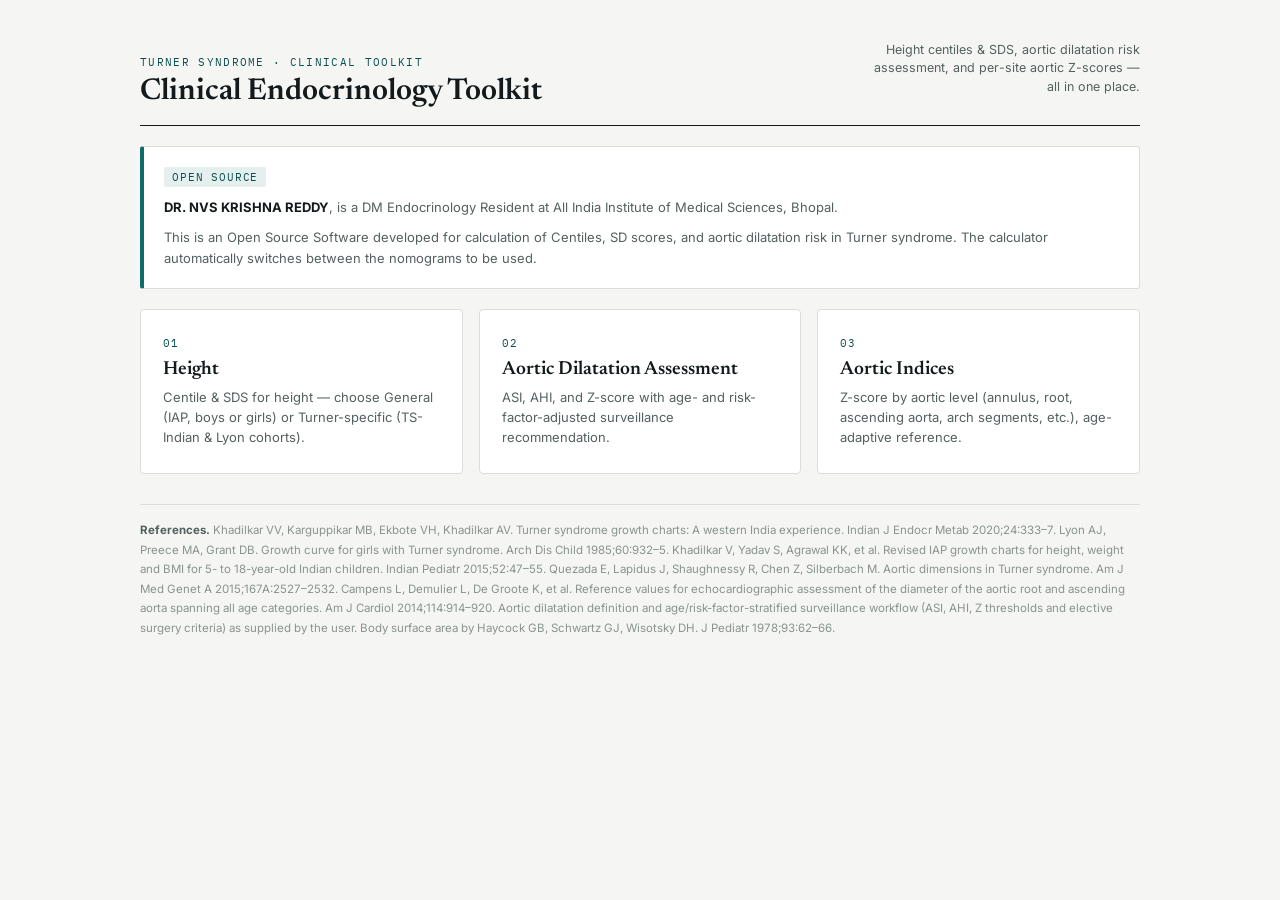
<file: index.html>
<!DOCTYPE html>
<html lang="en">
<head>
<meta charset="UTF-8">
<meta name="viewport" content="width=device-width, initial-scale=1.0">
<title>Clinical Endocrinology Toolkit</title>
<link rel="preconnect" href="https://fonts.googleapis.com">
<link href="https://fonts.googleapis.com/css2?family=Newsreader:ital,opsz,wght@0,6..72,400;0,6..72,500;0,6..72,600;1,6..72,500&family=Inter:wght@400;500;600;700&family=IBM+Plex+Mono:wght@400;500;600&display=swap" rel="stylesheet">
<style>
  :root{
    --bg:#F5F6F3; --paper:#FFFFFF; --ink:#141A1B; --ink-soft:#54605F; --ink-faint:#8A938E; --line:#DBDFD8;
    --teal:#0E6C6B; --teal-dark:#0A4F4F; --teal-tint:#E4EFEE;
    --amber:#A6721E; --amber-tint:#F6EBD8;
    --coral:#B23A2E; --coral-tint:#F5E1DD;
    --plum:#6B4C7A; --plum-tint:#EDE5F0;
    --slate:#5B6470; --slate-tint:#EAECEA;
    --sans:'Inter',system-ui,-apple-system,sans-serif; --serif:'Newsreader',Georgia,serif; --mono:'IBM Plex Mono',ui-monospace,monospace;
  }
  *{box-sizing:border-box;}
  body{margin:0;background:var(--bg);color:var(--ink);font-family:var(--sans);-webkit-font-smoothing:antialiased;}
  .app{max-width:1040px;margin:0 auto;padding:28px 20px 60px;}
  .masthead{border-bottom:1.5px solid var(--ink);padding-bottom:16px;margin-bottom:20px;display:flex;justify-content:space-between;align-items:flex-end;gap:16px;flex-wrap:wrap;}
  .masthead .eyebrow{font-family:var(--mono);font-size:11px;letter-spacing:.12em;text-transform:uppercase;color:var(--teal-dark);margin:0 0 6px;}
  .masthead h1{font-family:var(--serif);font-weight:600;font-size:clamp(22px,4vw,30px);margin:0;line-height:1.15;}
  .masthead .rule-note{font-size:12.5px;color:var(--ink-soft);text-align:right;max-width:280px;line-height:1.5;}

  .about-box{margin-bottom:20px;background:var(--paper);border:1px solid var(--line);border-left:4px solid var(--teal);border-radius:3px;padding:18px 20px;}
  .about-box .oss-tag{display:inline-block;font-family:var(--mono);font-size:10.5px;letter-spacing:.08em;text-transform:uppercase;padding:3px 8px;border-radius:2px;background:var(--teal-tint);color:var(--teal-dark);margin-bottom:10px;}
  .about-box p{margin:0 0 8px;font-size:13px;line-height:1.65;color:var(--ink-soft);}
  .about-box p:last-child{margin-bottom:0;}
  .about-box strong{color:var(--ink);}

  .card{background:var(--paper);border:1px solid var(--line);border-radius:3px;padding:24px;}
  .card h2{font-family:var(--serif);font-size:18px;font-weight:600;margin:0 0 18px;padding-bottom:10px;border-bottom:1px solid var(--line);}

  label{display:block;font-size:12.5px;font-weight:600;color:var(--ink-soft);margin-bottom:5px;}
  .field{margin-bottom:16px;}
  .field-row{display:grid;grid-template-columns:1fr 1fr;gap:12px;}
  .age-row{display:grid;grid-template-columns:1fr 1fr 1fr;gap:10px;}
  input[type=number], select{width:100%;padding:10px 11px;border:1px solid var(--line);border-radius:3px;font-family:var(--mono);font-size:14.5px;color:var(--ink);background:#FCFDFC;}
  select{font-family:var(--sans);font-size:14px;}
  input[type=number]:focus, select:focus{outline:none;border-color:var(--teal);box-shadow:0 0 0 3px var(--teal-tint);}
  .unit{font-family:var(--mono);font-size:12px;color:var(--ink-faint);margin-left:4px;}
  .hint{font-size:11.5px;color:var(--ink-faint);margin-top:4px;line-height:1.5;}

  .toggle-row{display:flex;gap:8px;}
  .toggle-row button{flex:1;padding:10px;border:1px solid var(--line);background:#FCFDFC;border-radius:3px;font-family:var(--sans);font-size:14px;font-weight:500;color:var(--ink-soft);cursor:pointer;}
  .toggle-row button.active{background:var(--teal);border-color:var(--teal);color:#fff;}

  .checkbox-row{display:flex;flex-wrap:wrap;gap:14px;padding:4px 0;}
  .checkbox-item{display:flex;align-items:center;gap:6px;font-size:13.5px;color:var(--ink);}
  .checkbox-item input{width:16px;height:16px;}

  .compute-btn{width:100%;padding:13px;margin-top:6px;background:var(--ink);color:#fff;border:none;border-radius:3px;font-family:var(--sans);font-weight:600;font-size:14.5px;letter-spacing:.01em;cursor:pointer;}
  .compute-btn:hover{background:var(--teal-dark);}

  .back-btn{display:inline-flex;align-items:center;gap:7px;background:var(--coral);border:1px solid var(--coral);border-radius:3px;padding:9px 16px;font-family:var(--sans);font-size:13px;font-weight:700;letter-spacing:.01em;color:#FFFFFF;cursor:pointer;margin-bottom:18px;box-shadow:0 1px 2px rgba(178,58,46,0.25);}
  .back-btn:hover{background:#96302599;background:#963025;border-color:#963025;}

  /* Menu */
  .menu-grid{display:grid;grid-template-columns:1fr;gap:16px;}
  @media(min-width:700px){.menu-grid{grid-template-columns:1fr 1fr 1fr;}}
  .menu-card{background:var(--paper);border:1px solid var(--line);border-radius:4px;padding:26px 22px;cursor:pointer;transition:border-color .15s;text-align:left;}
  .menu-card:hover{border-color:var(--teal);}
  .menu-card .num{font-family:var(--mono);font-size:11px;color:var(--teal-dark);letter-spacing:.08em;text-transform:uppercase;margin-bottom:10px;}
  .menu-card h3{font-family:var(--serif);font-size:19px;font-weight:600;margin:0 0 8px;}
  .menu-card p{font-size:13px;color:var(--ink-soft);line-height:1.55;margin:0;}

  /* Results */
  .results-wrap{margin-top:22px;display:grid;grid-template-columns:1fr;gap:16px;}
  @media(min-width:760px){.results-wrap.cols-3{grid-template-columns:1fr 1fr 1fr;}}
  .result-card{background:var(--paper);border:1px solid var(--line);border-radius:3px;padding:20px;display:flex;flex-direction:column;}
  .result-card .tag{display:inline-block;font-family:var(--mono);font-size:10px;letter-spacing:.07em;text-transform:uppercase;padding:3px 7px;border-radius:2px;margin-bottom:10px;align-self:flex-start;}
  .tag.ts{background:var(--plum-tint);color:var(--plum);}
  .tag.lyon{background:var(--amber-tint);color:var(--amber);}
  .tag.iap{background:var(--teal-tint);color:var(--teal-dark);}
  .result-card h3{font-family:var(--serif);font-size:15.5px;font-weight:600;margin:0 0 12px;line-height:1.3;}
  .metric-row{display:flex;justify-content:space-between;align-items:baseline;padding:8px 0;border-top:1px solid var(--line);}
  .metric-row:first-of-type{border-top:none;}
  .metric-label{font-size:12px;color:var(--ink-soft);}
  .metric-value{font-family:var(--mono);font-size:16px;font-weight:600;}
  .na-note{font-size:12px;color:var(--ink-faint);line-height:1.55;padding:10px 0;}
  .caveat{margin-top:10px;padding:8px 10px;background:var(--amber-tint);border-left:3px solid var(--amber);font-size:11px;line-height:1.55;color:#5C4319;border-radius:2px;}
  .empty-state{display:flex;align-items:center;justify-content:center;min-height:160px;color:var(--ink-faint);font-size:13.5px;text-align:center;padding:30px 20px;line-height:1.6;grid-column:1/-1;border:1px dashed var(--line);border-radius:3px;background:var(--paper);}

  /* Dilatation-specific */
  .banner{display:flex;gap:10px;align-items:center;padding:12px 16px;border-radius:3px;margin-bottom:18px;font-size:13.5px;font-weight:600;}
  .banner.dilated{background:var(--coral-tint);color:var(--coral);border-left:4px solid var(--coral);}
  .banner.normal{background:var(--teal-tint);color:var(--teal-dark);border-left:4px solid var(--teal);}
  .banner .sub{font-weight:400;font-size:11.5px;display:block;margin-top:2px;}

  .risk-card{background:var(--paper);border:1px solid var(--line);border-radius:3px;padding:22px;margin-top:16px;}
  .risk-tier{display:inline-block;font-family:var(--serif);font-size:20px;font-weight:600;padding:6px 14px;border-radius:3px;margin-bottom:6px;}
  .risk-tier.low{background:var(--teal-tint);color:var(--teal-dark);}
  .risk-tier.moderate{background:var(--amber-tint);color:var(--amber);}
  .risk-tier.moderate-high{background:#F3DCC9;color:#8A4B12;}
  .risk-tier.high{background:var(--coral-tint);color:var(--coral);}
  .interval{font-size:14px;color:var(--ink-soft);margin:6px 0 0;}
  .surgery-flag{margin-top:16px;padding:12px 14px;background:var(--coral-tint);border-left:4px solid var(--coral);border-radius:2px;font-size:12.5px;line-height:1.6;color:#6B241C;}
  .metrics-grid{display:grid;grid-template-columns:repeat(3,1fr);gap:14px;margin-top:16px;}
  @media(max-width:600px){.metrics-grid{grid-template-columns:1fr;}}
  .metric-box{background:#FBFBFA;border:1px solid var(--line);border-radius:3px;padding:14px;text-align:center;}
  .metric-box .mlabel{font-family:var(--mono);font-size:10.5px;text-transform:uppercase;letter-spacing:.06em;color:var(--ink-faint);margin-bottom:6px;}
  .metric-box .mval{font-family:var(--serif);font-size:24px;font-weight:600;}

  /* Indices tool */
  .branch-banner{display:flex;gap:10px;align-items:center;background:var(--paper);border:1px solid var(--line);border-left:4px solid var(--teal);border-radius:3px;padding:10px 14px;margin-bottom:20px;font-size:12.5px;color:var(--ink-soft);}
  .branch-banner strong{color:var(--ink);font-family:var(--mono);font-size:12px;}
  .grid2{display:grid;grid-template-columns:1fr;gap:20px;}
  @media(min-width:780px){.grid2{grid-template-columns:1fr 1fr;align-items:start;}}
  .formula-tag{display:inline-block;font-family:var(--mono);font-size:10.5px;letter-spacing:.06em;text-transform:uppercase;padding:4px 8px;border-radius:2px;background:var(--teal-tint);color:var(--teal-dark);margin-bottom:6px;}
  .site-name{font-family:var(--serif);font-size:16px;font-weight:600;margin:2px 0 14px;color:var(--ink);}
  .z-display{display:flex;align-items:baseline;gap:10px;margin-bottom:6px;}
  .z-display .z-value{font-family:var(--serif);font-size:50px;font-weight:600;line-height:1;}
  .z-display .z-label{font-family:var(--mono);font-size:12px;color:var(--ink-faint);text-transform:uppercase;letter-spacing:.08em;}
  .verdict{font-size:13.5px;font-weight:600;margin-bottom:18px;padding:8px 12px;border-radius:3px;display:inline-block;}
  .verdict.normal{background:var(--teal-tint);color:var(--teal-dark);}
  .verdict.dilated{background:var(--coral-tint);color:var(--coral);}
  .detail-table{width:100%;border-collapse:collapse;font-size:13px;margin-top:4px;}
  .detail-table tr{border-top:1px solid var(--line);}
  .detail-table tr:first-child{border-top:none;}
  .detail-table td{padding:8px 0;}
  .detail-table td:first-child{color:var(--ink-soft);}
  .detail-table td:last-child{text-align:right;font-family:var(--mono);font-weight:500;}
  .warn-box{margin-top:16px;padding:10px 12px;background:var(--amber-tint);border-left:3px solid var(--amber);font-size:12.5px;line-height:1.55;color:#5C4319;border-radius:2px;}
  .err-box{margin-top:16px;padding:10px 12px;background:var(--coral-tint);border-left:3px solid var(--coral);font-size:12.5px;line-height:1.55;color:#6B241C;border-radius:2px;}
  .result-card.empty{display:flex;align-items:center;justify-content:center;min-height:320px;color:var(--ink-faint);font-size:13.5px;text-align:center;padding:40px 24px;line-height:1.6;}

  footer.citation{margin-top:30px;padding-top:16px;border-top:1px solid var(--line);font-size:11.5px;color:var(--ink-faint);line-height:1.7;}
  footer.citation strong{color:var(--ink-soft);}
</style>
</head>
<body>
<div class="app">

  <div class="masthead">
    <div>
      <p class="eyebrow">Turner syndrome · Clinical toolkit</p>
      <h1>Clinical Endocrinology Toolkit</h1>
    </div>
    <p class="rule-note">Height centiles &amp; SDS, aortic dilatation risk assessment, and per-site aortic Z-scores — all in one place.</p>
  </div>

  <div class="about-box">
    <span class="oss-tag">Open source</span>
    <p><strong>DR. NVS KRISHNA REDDY</strong>, is a DM Endocrinology Resident at All India Institute of Medical Sciences, Bhopal.</p>
    <p>This is an Open Source Software developed for calculation of Centiles, SD scores, and aortic dilatation risk in Turner syndrome. The calculator automatically switches between the nomograms to be used.</p>
  </div>

  <!-- ================= MENU ================= -->
  <div id="view-menu">
    <div class="menu-grid">
      <div class="menu-card" onclick="showView('height')">
        <div class="num">01</div>
        <h3>Height</h3>
        <p>Centile &amp; SDS for height — choose General (IAP, boys or girls) or Turner-specific (TS-Indian &amp; Lyon cohorts).</p>
      </div>
      <div class="menu-card" onclick="showView('dilatation')">
        <div class="num">02</div>
        <h3>Aortic Dilatation Assessment</h3>
        <p>ASI, AHI, and Z-score with age- and risk-factor-adjusted surveillance recommendation.</p>
      </div>
      <div class="menu-card" onclick="showView('indices')">
        <div class="num">03</div>
        <h3>Aortic Indices</h3>
        <p>Z-score by aortic level (annulus, root, ascending aorta, arch segments, etc.), age-adaptive reference.</p>
      </div>
    </div>
  </div>

  <!-- ================= 1. HEIGHT ================= -->
  <div id="view-height" style="display:none">
    <button class="back-btn" onclick="showView('menu')">← Back to menu</button>
    <div class="card">
      <h2>Height — Centile &amp; SDS</h2>

      <div class="field">
        <label>Reference type</label>
        <div class="toggle-row">
          <button type="button" id="htGeneralBtn" class="active" onclick="setHeightMode('general')">General (IAP)</button>
          <button type="button" id="htTSBtn" onclick="setHeightMode('ts')">Turner-specific</button>
        </div>
      </div>

      <div class="field" id="htSexField">
        <label>Sex</label>
        <div class="toggle-row">
          <button type="button" data-sex="female" class="active" onclick="setHtSex('female',this)">Female</button>
          <button type="button" data-sex="male" onclick="setHtSex('male',this)">Male</button>
        </div>
        <span class="hint" id="htSexHint">General reference: choose sex. Boys use the IAP boys' chart; girls use the IAP girls' chart.</span>
      </div>

      <form id="heightForm">
        <div class="field">
          <label>Chronological age</label>
          <div class="age-row">
            <div><input type="number" id="htAgeY" min="0" max="25" step="1" placeholder="Years" required><span class="hint">Years</span></div>
            <div><input type="number" id="htAgeM" min="0" max="11" step="1" placeholder="Months" value="0"><span class="hint">Months</span></div>
            <div><input type="number" id="htAgeD" min="0" max="30" step="1" placeholder="Days" value="0"><span class="hint">Days</span></div>
          </div>
        </div>
        <div class="field">
          <label for="htHeight">Height <span class="unit">(cm)</span></label>
          <input type="number" id="htHeight" step="0.1" min="30" max="200" placeholder="e.g. 121.4" required>
        </div>
        <button type="submit" class="compute-btn">Calculate Centile &amp; SDS</button>
      </form>
    </div>
    <div class="results-wrap" id="heightResults">
      <div class="empty-state">Enter age and height, then calculate.</div>
    </div>
  </div>

  <!-- ================= 2. AORTIC DILATATION ASSESSMENT ================= -->
  <div id="view-dilatation" style="display:none">
    <button class="back-btn" onclick="showView('menu')">← Back to menu</button>
    <div class="card">
      <h2>Aortic Dilatation Assessment</h2>
      <form id="dilatForm">
        <div class="field">
          <label>Chronological age</label>
          <div class="age-row">
            <div><input type="number" id="dlAgeY" min="0" max="90" step="1" placeholder="Years" required><span class="hint">Years</span></div>
            <div><input type="number" id="dlAgeM" min="0" max="11" step="1" placeholder="Months" value="0"><span class="hint">Months</span></div>
            <div><input type="number" id="dlAgeD" min="0" max="30" step="1" placeholder="Days" value="0"><span class="hint">Days</span></div>
          </div>
        </div>
        <div class="field-row">
          <div class="field">
            <label for="dlHeight">Height <span class="unit">(cm)</span></label>
            <input type="number" id="dlHeight" step="0.1" min="30" max="200" placeholder="e.g. 130.0" required>
          </div>
          <div class="field">
            <label for="dlWeight">Weight <span class="unit">(kg)</span></label>
            <input type="number" id="dlWeight" step="0.1" min="2" max="150" placeholder="e.g. 30.0" required>
          </div>
        </div>
        <div class="field">
          <label for="dlDiameter">Ascending aortic diameter <span class="unit">(mm)</span></label>
          <input type="number" id="dlDiameter" step="0.1" min="5" max="70" placeholder="e.g. 25.0" required>
        </div>
        <div class="field">
          <label>Risk factors present</label>
          <div class="checkbox-row">
            <label class="checkbox-item"><input type="checkbox" id="dlBAV"> Bicuspid aortic valve (BAV)</label>
            <label class="checkbox-item"><input type="checkbox" id="dlHTN"> Hypertension (HTN)</label>
            <label class="checkbox-item"><input type="checkbox" id="dlCoA"> Coarctation of aorta (CoA)</label>
          </div>
          <span class="hint">Any one checked shifts the risk category upward per the published workflow.</span>
        </div>
        <button type="submit" class="compute-btn">Assess Dilatation Risk</button>
      </form>
    </div>
    <div id="dilatResults"></div>
  </div>

  <!-- ================= 3. AORTIC INDICES (per-site Z) ================= -->
  <div id="view-indices" style="display:none">
    <button class="back-btn" onclick="showView('menu')">← Back to menu</button>

    <div class="branch-banner" id="branchBanner">
      <strong id="branchTag">—</strong>
      <span id="branchDesc">Enter an age to see which reference equation set applies.</span>
    </div>

    <div class="grid2">
      <div class="card">
        <h2>Patient parameters</h2>
        <form id="calcForm">
          <div class="field">
            <label for="age">Age</label>
            <input type="number" id="age" step="0.1" min="0.1" max="100" placeholder="e.g. 12.5" required>
            <span class="hint">Years. &lt;15y → Quezada (Turner cohort); ≥15y → Campens (general population).</span>
          </div>
          <div class="field">
            <label>Sex</label>
            <div class="toggle-row">
              <button type="button" data-sex="female" class="active" id="idxSexF">Female</button>
              <button type="button" data-sex="male" id="idxSexM">Male</button>
            </div>
            <span class="hint">Used by the Campens (≥15y) equations. The Quezada equations (&lt;15y) were derived in a Turner syndrome — i.e. all-female — cohort.</span>
          </div>
          <div class="field-row">
            <div class="field">
              <label for="height">Height <span class="unit">(cm)</span></label>
              <input type="number" id="height" step="0.1" min="30" max="230" placeholder="e.g. 130.0" required>
            </div>
            <div class="field">
              <label for="weight">Weight <span class="unit">(kg)</span></label>
              <input type="number" id="weight" step="0.1" min="2" max="200" placeholder="e.g. 30.0" required>
            </div>
          </div>
          <div class="field">
            <label for="site">Aortic level measured</label>
            <select id="site"></select>
            <span class="hint" id="siteHint"></span>
          </div>
          <div class="field">
            <label for="diameter">Measured diameter <span class="unit">(mm)</span></label>
            <input type="number" id="diameter" step="0.1" min="3" max="80" placeholder="e.g. 25.0" required>
          </div>
          <button type="submit" class="compute-btn">Calculate Z-score</button>
        </form>
      </div>
      <div class="card result-card empty" id="resultCard">
        Enter age, sex, height, weight, the aortic level, and the measured diameter, then calculate.
      </div>
    </div>
  </div>

  <footer class="citation">
    <strong>References.</strong> Khadilkar VV, Karguppikar MB, Ekbote VH, Khadilkar AV. Turner syndrome growth charts: A western India experience. Indian J Endocr Metab 2020;24:333–7. Lyon AJ, Preece MA, Grant DB. Growth curve for girls with Turner syndrome. Arch Dis Child 1985;60:932–5. Khadilkar V, Yadav S, Agrawal KK, et al. Revised IAP growth charts for height, weight and BMI for 5- to 18-year-old Indian children. Indian Pediatr 2015;52:47–55. Quezada E, Lapidus J, Shaughnessy R, Chen Z, Silberbach M. Aortic dimensions in Turner syndrome. Am J Med Genet A 2015;167A:2527–2532. Campens L, Demulier L, De Groote K, et al. Reference values for echocardiographic assessment of the diameter of the aortic root and ascending aorta spanning all age categories. Am J Cardiol 2014;114:914–920. Aortic dilatation definition and age/risk-factor-stratified surveillance workflow (ASI, AHI, Z thresholds and elective surgery criteria) as supplied by the user. Body surface area by Haycock GB, Schwartz GJ, Wisotsky DH. J Pediatr 1978;93:62–66.
  </footer>
</div>

<script>
(function(){

  // ============================================================
  // Shared math helpers
  // ============================================================
  function erf(x){
    const sign = x < 0 ? -1 : 1; x = Math.abs(x);
    const a1=0.254829592, a2=-0.284496736, a3=1.421413741, a4=-1.453152027, a5=1.061405429, p=0.3275911;
    const t = 1/(1+p*x);
    const y = 1-(((((a5*t+a4)*t)+a3)*t+a2)*t+a1)*t*Math.exp(-x*x);
    return sign*y;
  }
  function normalCDF(z){ return 0.5*(1+erf(z/Math.sqrt(2))); }
  function haycockBSA(heightCm, weightKg){ return 0.024265 * Math.pow(heightCm, 0.3964) * Math.pow(weightKg, 0.5378); }

  function interpolateTable(table, ageDec){
    if(ageDec <= table[0].age) return null;
    if(ageDec >= table[table.length-1].age) {
      if(Math.abs(ageDec - table[table.length-1].age) < 1e-9) return {row: table[table.length-1], extrapolated:false};
      return {row: table[table.length-1], extrapolated:true};
    }
    for(let i=0;i<table.length-1;i++){
      const a = table[i], b = table[i+1];
      if(ageDec >= a.age && ageDec <= b.age){
        const frac = (ageDec - a.age)/(b.age - a.age);
        const row = {age: ageDec};
        Object.keys(a).forEach(k=>{ if(k==='age') return; row[k] = a[k] + frac*(b[k]-a[k]); });
        return {row, extrapolated:false};
      }
    }
    return null;
  }

  const CENTILE_KEYS = ['c3','c10','c25','c50','c75','c90','c97'];
  const CENTILE_Z = {c3:-1.8808, c10:-1.2816, c25:-0.6745, c50:0, c75:0.6745, c90:1.2816, c97:1.8808};

  function centileSDSFromQuantiles(row, height){
    const vals = CENTILE_KEYS.map(k=>row[k]);
    const zs = CENTILE_KEYS.map(k=>CENTILE_Z[k]);
    let z;
    if(height <= vals[0]){
      const slope = (zs[1]-zs[0])/(vals[1]-vals[0]);
      z = zs[0] + slope*(height-vals[0]);
    } else if(height >= vals[vals.length-1]){
      const n = vals.length;
      const slope = (zs[n-1]-zs[n-2])/(vals[n-1]-vals[n-2]);
      z = zs[n-1] + slope*(height-vals[n-1]);
    } else {
      for(let i=0;i<vals.length-1;i++){
        if(height >= vals[i] && height <= vals[i+1]){
          const frac = (height-vals[i])/(vals[i+1]-vals[i]);
          z = zs[i] + frac*(zs[i+1]-zs[i]);
          break;
        }
      }
    }
    const centile = normalCDF(z)*100;
    return {z, centile};
  }
  function formatCentile(c){
    if(c < 0.5) return '<0.5th';
    if(c > 99.5) return '>99.5th';
    return c.toFixed(1)+'th';
  }

  // ============================================================
  // View switching
  // ============================================================
  window.showView = function(name){
    ['menu','height','dilatation','indices'].forEach(v=>{
      document.getElementById('view-'+v).style.display = (v===name) ? '' : 'none';
    });
    window.scrollTo({top:0, behavior:'smooth'});
  };

  // ============================================================
  // TOOL 1 — HEIGHT
  // ============================================================
  const TS_INDIAN = [
    {age:1,c3:61.1,c10:63.0,c25:65.0,c50:67.1,c75:69.2,c90:71.2,c97:73.1},
    {age:2,c3:70.0,c10:72.1,c25:74.4,c50:76.8,c75:79.2,c90:81.5,c97:83.7},
    {age:3,c3:77.7,c10:80.1,c25:82.6,c50:85.3,c75:88.0,c90:90.5,c97:92.9},
    {age:4,c3:83.5,c10:86.1,c25:88.8,c50:91.7,c75:94.6,c90:97.3,c97:99.9},
    {age:5,c3:88.1,c10:90.9,c25:93.7,c50:96.8,c75:99.8,c90:102.7,c97:105.4},
    {age:6,c3:92.3,c10:95.2,c25:98.2,c50:101.4,c75:104.6,c90:107.6,c97:110.4},
    {age:7,c3:96.3,c10:99.3,c25:102.4,c50:105.8,c75:109.1,c90:112.2,c97:115.2},
    {age:8,c3:100.1,c10:103.2,c25:106.5,c50:110.0,c75:113.4,c90:116.7,c97:119.8},
    {age:9,c3:103.7,c10:107.0,c25:110.3,c50:113.9,c75:117.5,c90:120.9,c97:124.1},
    {age:10,c3:107.3,c10:110.6,c25:114.1,c50:117.8,c75:121.5,c90:125.0,c97:128.3},
    {age:11,c3:110.6,c10:114.0,c25:117.6,c50:121.4,c75:125.3,c90:128.9,c97:132.3},
    {age:12,c3:113.7,c10:117.2,c25:120.9,c50:124.8,c75:128.7,c90:132.4,c97:136.0},
    {age:13,c3:116.8,c10:120.4,c25:124.2,c50:128.2,c75:132.2,c90:136.0,c97:139.7},
    {age:14,c3:119.7,c10:123.4,c25:127.3,c50:131.4,c75:135.5,c90:139.4,c97:143.1},
    {age:15,c3:122.6,c10:126.4,c25:130.4,c50:134.6,c75:138.9,c90:142.9,c97:146.7},
    {age:16,c3:125.2,c10:129.0,c25:133.1,c50:137.4,c75:141.8,c90:145.8,c97:149.7},
    {age:17,c3:126.7,c10:130.7,c25:134.8,c50:139.2,c75:143.6,c90:147.7,c97:151.6},
    {age:18,c3:127.6,c10:131.5,c25:135.7,c50:140.1,c75:144.5,c90:148.7,c97:152.6}
  ];
  const IAP_GIRLS = [
    {age:5.0,c3:97.2,c10:100.5,c25:103.9,c50:107.5,c75:111.3,c90:115.2,c97:119.3},
    {age:5.5,c3:99.8,c10:103.2,c25:106.8,c50:110.5,c75:114.4,c90:118.3,c97:122.5},
    {age:6.0,c3:102.3,c10:106.0,c25:109.7,c50:113.5,c75:117.4,c90:121.5,c97:125.6},
    {age:6.5,c3:104.9,c10:108.7,c25:112.5,c50:116.5,c75:120.5,c90:124.6,c97:128.7},
    {age:7.0,c3:107.4,c10:111.4,c25:115.4,c50:119.4,c75:123.5,c90:127.7,c97:131.9},
    {age:7.5,c3:110.0,c10:114.1,c25:118.2,c50:122.4,c75:126.6,c90:130.8,c97:135.0},
    {age:8.0,c3:112.6,c10:116.8,c25:121.1,c50:125.4,c75:129.6,c90:133.9,c97:138.1},
    {age:8.5,c3:115.2,c10:119.6,c25:124.0,c50:128.4,c75:132.7,c90:137.0,c97:141.3},
    {age:9.0,c3:117.8,c10:122.4,c25:126.9,c50:131.4,c75:135.8,c90:140.2,c97:144.5},
    {age:9.5,c3:120.5,c10:125.2,c25:129.9,c50:134.4,c75:138.9,c90:143.3,c97:147.6},
    {age:10.0,c3:123.3,c10:128.1,c25:132.8,c50:137.4,c75:142.0,c90:146.4,c97:150.8},
    {age:10.5,c3:126.1,c10:130.9,c25:135.7,c50:140.4,c75:145.0,c90:149.5,c97:153.9},
    {age:11.0,c3:128.8,c10:133.7,c25:138.6,c50:143.3,c75:147.9,c90:152.4,c97:156.8},
    {age:11.5,c3:131.5,c10:136.4,c25:141.2,c50:145.9,c75:150.6,c90:155.1,c97:159.6},
    {age:12.0,c3:134.0,c10:138.9,c25:143.7,c50:148.4,c75:153.0,c90:157.5,c97:162.0},
    {age:12.5,c3:136.3,c10:141.1,c25:145.8,c50:150.5,c75:155.1,c90:159.6,c97:164.1},
    {age:13.0,c3:138.2,c10:142.9,c25:147.6,c50:152.2,c75:156.8,c90:161.3,c97:165.9},
    {age:13.5,c3:139.9,c10:144.5,c25:149.1,c50:153.6,c75:158.2,c90:162.7,c97:167.2},
    {age:14.0,c3:141.3,c10:145.8,c25:150.2,c50:154.7,c75:159.2,c90:163.7,c97:168.2},
    {age:14.5,c3:142.4,c10:146.8,c25:151.1,c50:155.5,c75:160.0,c90:164.5,c97:169.0},
    {age:15.0,c3:143.3,c10:147.5,c25:151.8,c50:156.1,c75:160.5,c90:165.0,c97:169.5},
    {age:15.5,c3:144.1,c10:148.1,c25:152.3,c50:156.6,c75:160.9,c90:165.3,c97:169.8},
    {age:16.0,c3:144.7,c10:148.6,c25:152.7,c50:156.9,c75:161.2,c90:165.6,c97:170.1},
    {age:16.5,c3:145.2,c10:149.1,c25:153.1,c50:157.2,c75:161.4,c90:165.7,c97:170.2},
    {age:17.0,c3:145.7,c10:149.5,c25:153.4,c50:157.4,c75:161.6,c90:165.9,c97:170.4},
    {age:17.5,c3:146.2,c10:149.8,c25:153.6,c50:157.6,c75:161.7,c90:166.0,c97:170.5},
    {age:18.0,c3:146.6,c10:150.2,c25:153.9,c50:157.8,c75:161.9,c90:166.1,c97:170.6}
  ];
  const IAP_BOYS = [
    {age:5.0,c3:99.0,c10:102.3,c25:105.6,c50:108.9,c75:112.4,c90:115.9,c97:119.4},
    {age:5.5,c3:101.6,c10:105.0,c25:108.4,c50:111.9,c75:115.4,c90:119.0,c97:122.7},
    {age:6.0,c3:104.2,c10:107.7,c25:111.2,c50:114.8,c75:118.5,c90:122.2,c97:126.0},
    {age:6.5,c3:106.8,c10:110.4,c25:114.0,c50:117.8,c75:121.6,c90:125.4,c97:129.3},
    {age:7.0,c3:109.3,c10:113.0,c25:116.8,c50:120.7,c75:124.6,c90:128.6,c97:132.6},
    {age:7.5,c3:111.8,c10:115.7,c25:119.6,c50:123.5,c75:127.6,c90:131.7,c97:135.9},
    {age:8.0,c3:114.3,c10:118.2,c25:122.3,c50:126.4,c75:130.5,c90:134.8,c97:139.1},
    {age:8.5,c3:116.7,c10:120.8,c25:124.9,c50:129.1,c75:133.4,c90:137.8,c97:142.2},
    {age:9.0,c3:119.0,c10:123.2,c25:127.5,c50:131.8,c75:136.3,c90:140.7,c97:145.3},
    {age:9.5,c3:121.3,c10:125.6,c25:130.0,c50:134.5,c75:139.1,c90:143.7,c97:148.3},
    {age:10.0,c3:123.6,c10:128.1,c25:132.6,c50:137.2,c75:141.9,c90:146.6,c97:151.4},
    {age:10.5,c3:125.9,c10:130.5,c25:135.2,c50:139.9,c75:144.7,c90:149.5,c97:154.4},
    {age:11.0,c3:128.2,c10:133.0,c25:137.8,c50:142.7,c75:147.6,c90:152.5,c97:157.5},
    {age:11.5,c3:130.7,c10:135.6,c25:140.6,c50:145.5,c75:150.5,c90:155.6,c97:160.6},
    {age:12.0,c3:133.2,c10:138.3,c25:143.3,c50:148.4,c75:153.5,c90:158.6,c97:163.7},
    {age:12.5,c3:135.7,c10:141.0,c25:146.2,c50:151.4,c75:156.5,c90:161.7,c97:166.8},
    {age:13.0,c3:138.3,c10:143.7,c25:149.0,c50:154.3,c75:159.5,c90:164.7,c97:169.9},
    {age:13.5,c3:140.9,c10:146.4,c25:151.8,c50:157.2,c75:162.4,c90:167.6,c97:172.7},
    {age:14.0,c3:143.4,c10:149.0,c25:154.5,c50:159.9,c75:165.1,c90:170.3,c97:175.4},
    {age:14.5,c3:145.8,c10:151.5,c25:157.0,c50:162.3,c75:167.6,c90:172.7,c97:177.7},
    {age:15.0,c3:148.0,c10:153.7,c25:159.2,c50:164.5,c75:169.7,c90:174.8,c97:179.7},
    {age:15.5,c3:150.0,c10:155.7,c25:161.2,c50:166.5,c75:171.6,c90:176.5,c97:181.4},
    {age:16.0,c3:151.8,c10:157.4,c25:162.9,c50:168.1,c75:173.1,c90:178.0,c97:182.7},
    {age:16.5,c3:153.4,c10:159.1,c25:164.5,c50:169.6,c75:174.5,c90:179.3,c97:183.8},
    {age:17.0,c3:155.0,c10:160.6,c25:165.9,c50:171.0,c75:175.8,c90:180.4,c97:184.8},
    {age:17.5,c3:156.6,c10:162.1,c25:167.3,c50:172.3,c75:177.0,c90:181.5,c97:185.8},
    {age:18.0,c3:158.1,c10:163.6,c25:168.7,c50:173.6,c75:178.2,c90:182.5,c97:186.7}
  ];
  const LYON_MEAN = [
    {age:1,mean:63.8},{age:2,mean:77.5},{age:3,mean:84.2},{age:4,mean:91.1},
    {age:5,mean:96.5},{age:6,mean:103.1},{age:7,mean:106.0},{age:8,mean:111.4},
    {age:9,mean:115.0},{age:10,mean:119.5},{age:11,mean:122.8},{age:12,mean:126.5},
    {age:13,mean:130.7},{age:14,mean:132.6},{age:15,mean:135.8},{age:16,mean:138.6},
    {age:17,mean:140.6},{age:18,mean:143.4},{age:19,mean:143.2},{age:20,mean:142.9}
  ];

  let heightMode = 'general';
  let htSex = 'female';

  window.setHeightMode = function(mode){
    heightMode = mode;
    document.getElementById('htGeneralBtn').classList.toggle('active', mode==='general');
    document.getElementById('htTSBtn').classList.toggle('active', mode==='ts');
    document.getElementById('htSexField').style.display = (mode==='general') ? '' : 'none';
    document.getElementById('heightResults').innerHTML = '<div class="empty-state">Enter age and height, then calculate.</div>';
  };
  window.setHtSex = function(sex, btn){
    htSex = sex;
    document.querySelectorAll('#htSexField .toggle-row button').forEach(b=>b.classList.remove('active'));
    btn.classList.add('active');
  };

  function computeIAPGeneric(table, ageDec, height){
    if(ageDec < table[0].age) return {status:'below', note:'This IAP reference begins at age 5 years.'};
    const res = interpolateTable(table, ageDec);
    if(!res) return {status:'na'};
    const {z, centile} = centileSDSFromQuantiles(res.row, height);
    return {status:'ok', z, centile, extrapolated: res.extrapolated};
  }
  function computeTSIndian(ageDec, height){
    if(ageDec < TS_INDIAN[0].age) return {status:'below', note:'TS-Indian reference begins at age 1 year.'};
    const res = interpolateTable(TS_INDIAN, ageDec);
    if(!res) return {status:'na'};
    const {z, centile} = centileSDSFromQuantiles(res.row, height);
    return {status:'ok', z, centile, extrapolated: res.extrapolated};
  }
  function computeLyon(ageDec, height){
    if(ageDec < LYON_MEAN[0].age) return {status:'below', note:'Lyon reference begins at age 1 year.'};
    const res = interpolateTable(LYON_MEAN, ageDec);
    if(!res) return {status:'na'};
    const mean = res.row.mean, sd = 0.047*mean, z = (height-mean)/sd, centile = normalCDF(z)*100;
    return {status:'ok', z, centile, extrapolated: res.extrapolated, bucket20: ageDec>=20};
  }

  function panelHTML(tagClass, tagLabel, title, result, extraCaveat){
    let body = '';
    if(result.status === 'below' || result.status === 'na'){
      body = `<div class="na-note">${result.note || 'Not applicable at this age for this reference.'}</div>`;
    } else {
      body = `
        <div class="metric-row"><span class="metric-label">Centile</span><span class="metric-value">${formatCentile(result.centile)}</span></div>
        <div class="metric-row"><span class="metric-label">SDS (Z-score)</span><span class="metric-value">${result.z >= 0 ? '+' : ''}${result.z.toFixed(2)}</span></div>
      `;
      if(result.extrapolated) body += `<div class="caveat">Age is beyond this reference's validated range — value extrapolated from the terminal reference point. Interpret with caution.</div>`;
      if(extraCaveat) body += `<div class="caveat">${extraCaveat}</div>`;
    }
    return `<div class="result-card"><span class="tag ${tagClass}">${tagLabel}</span><h3>${title}</h3>${body}</div>`;
  }

  document.getElementById('heightForm').addEventListener('submit', function(e){
    e.preventDefault();
    const y = parseFloat(document.getElementById('htAgeY').value) || 0;
    const m = parseFloat(document.getElementById('htAgeM').value) || 0;
    const d = parseFloat(document.getElementById('htAgeD').value) || 0;
    const height = parseFloat(document.getElementById('htHeight').value);
    const ageDec = y + (m/12) + (d/365.25);
    const wrap = document.getElementById('heightResults');

    if(isNaN(height) || ageDec <= 0){
      wrap.className = 'results-wrap';
      wrap.innerHTML = `<div class="empty-state">Please enter a valid age and height.</div>`;
      return;
    }

    if(heightMode === 'general'){
      wrap.className = 'results-wrap';
      const table = htSex === 'male' ? IAP_BOYS : IAP_GIRLS;
      const result = computeIAPGeneric(table, ageDec, height);
      wrap.innerHTML = panelHTML('iap', htSex==='male' ? 'IAP · boys' : 'IAP · girls', 'IAP 2015 — general population, Indian girls/boys', result);
    } else {
      wrap.className = 'results-wrap cols-3';
      const ts = computeTSIndian(ageDec, height);
      const lyon = computeLyon(ageDec, height);
      const iap = computeIAPGeneric(IAP_GIRLS, ageDec, height);
      let lyonCaveat = null;
      if(lyon.status==='ok' && lyon.bucket20) lyonCaveat = 'Lyon reference for age ≥20y is a single pooled "20+" bucket (not age-resolved).';
      wrap.innerHTML =
        panelHTML('ts', 'TS · Indian cohort', 'Khadilkar 2020 (Turner, India)', ts) +
        panelHTML('lyon', 'TS · Lyon cohort', 'Lyon 1985 (Turner, pooled European)', lyon, lyonCaveat) +
        panelHTML('iap', 'General population', 'IAP 2015 (Indian girls, general population)', iap);
    }
  });

  // ============================================================
  // TOOL 2 — AORTIC DILATATION ASSESSMENT
  // ============================================================
  // Z-score reference: Quezada AAO (<15y, Turner) / Campens AA female (>=15y, general population)
  const QUEZADA_AAO = { intercept:0.942, bsaCoef:0.593, bsa2Coef:-0.122, mse:0.012 };
  const CAMPENS_AA_FEMALE = { intercept:1.006, ageCoef:0.172, bsaCoef:0.087, see:0.0450 };

  function quezadaAAO_Z(bsa, diameterMm){
    const diameterCm = diameterMm/10;
    const predictedSqrt = QUEZADA_AAO.intercept + QUEZADA_AAO.bsaCoef*bsa + QUEZADA_AAO.bsa2Coef*Math.pow(bsa,2);
    const see = Math.sqrt(QUEZADA_AAO.mse);
    return (Math.sqrt(diameterCm) - predictedSqrt) / see;
  }
  function campensAA_Z(bsaH, ageYears, diameterMm){
    const c = CAMPENS_AA_FEMALE;
    const predictedLog10 = c.intercept + c.ageCoef*Math.log10(ageYears) + c.bsaCoef*bsaH;
    return (Math.log10(diameterMm) - predictedLog10) / c.see;
  }

  function riskTierAdult(asi, ahi, z, riskFactor){
    if(!riskFactor){
      const tierASI = asi<=2.0 ? 0 : (asi<2.3 ? 1 : 2);
      const tierAHI = ahi<=20 ? 0 : (ahi<23 ? 1 : 2);
      const tierZ   = z<=2.5  ? 0 : (z<3.5   ? 1 : 2);
      const tier = Math.max(tierASI, tierAHI, tierZ);
      return [
        {label:'Low risk', cls:'low', interval:'Every 5 – 10 years'},
        {label:'Moderate risk', cls:'moderate', interval:'Every 2 – 5 years'},
        {label:'Moderate-high risk', cls:'moderate-high', interval:'Every 1 – 2 years'}
      ][tier];
    } else {
      const tierASI = asi<2.3 ? 0 : 1;
      const tierAHI = ahi<23 ? 0 : 1;
      const tierZ   = z<3.5 ? 0 : 1;
      const tier = Math.max(tierASI, tierAHI, tierZ);
      return [
        {label:'Moderate-high risk', cls:'moderate-high', interval:'Every 1 – 2 years'},
        {label:'High risk', cls:'high', interval:'Every 6 months – 1 year'}
      ][tier];
    }
  }
  function riskTierPediatric(z, riskFactor){
    if(!riskFactor){
      return z < 3.0
        ? {label:'Low risk', cls:'low', interval:'Every 3 – 5 years'}
        : {label:'Moderate risk', cls:'moderate', interval:'Every 1 – 2 years'};
    } else {
      return z < 3.0
        ? {label:'Moderate risk', cls:'moderate', interval:'Every 1 – 2 years'}
        : {label:'High risk', cls:'high', interval:'Every 6 months – 1 year'};
    }
  }

  document.getElementById('dilatForm').addEventListener('submit', function(e){
    e.preventDefault();
    const y = parseFloat(document.getElementById('dlAgeY').value) || 0;
    const m = parseFloat(document.getElementById('dlAgeM').value) || 0;
    const d = parseFloat(document.getElementById('dlAgeD').value) || 0;
    const height = parseFloat(document.getElementById('dlHeight').value);
    const weight = parseFloat(document.getElementById('dlWeight').value);
    const diameterMm = parseFloat(document.getElementById('dlDiameter').value);
    const bav = document.getElementById('dlBAV').checked;
    const htn = document.getElementById('dlHTN').checked;
    const coa = document.getElementById('dlCoA').checked;
    const riskFactor = bav || htn || coa;

    const out = document.getElementById('dilatResults');

    if(isNaN(height) || isNaN(weight) || isNaN(diameterMm) || (y+m+d)<=0){
      out.innerHTML = `<div class="err-box">Please complete all fields before calculating.</div>`;
      return;
    }

    const ageDec = y + (m/12) + (d/365.25);
    const bsa = haycockBSA(height, weight);
    const asi = (diameterMm/10) / bsa;          // cm/m2
    const ahi = diameterMm / (height/100);       // mm/m

    const isPediatric = ageDec < 15;
    const z = isPediatric ? quezadaAAO_Z(bsa, diameterMm) : campensAA_Z(bsa, ageDec, diameterMm);
    const zFormulaLabel = isPediatric ? 'Quezada 2015 · Turner cohort (ascending aorta)' : 'Campens 2014 · general population, female (ascending aorta)';

    const tier = isPediatric ? riskTierPediatric(z, riskFactor) : riskTierAdult(asi, ahi, z, riskFactor);

    // Simple "aortic size" dilation flag (definition supplied): Z>2.5, AHI>20mm/m, ASI>2.0cm/m2
    const dilated = (z > 2.5) || (ahi > 20) || (asi > 2.0);

    // Elective surgery one-time-value threshold: ASI>2.5, AHI>25, Z>4
    const surgeryFlag = (asi > 2.5) || (ahi > 25) || (z > 4);

    out.innerHTML = `
      <div class="banner ${dilated ? 'dilated' : 'normal'}">
        ${dilated ? 'Aortic dilation present' : 'No aortic dilation by definition'}
        <span class="sub">Definition: Z &gt; 2.5, AHI &gt; 20 mm/m, or ASI &gt; 2.0 cm/m²</span>
      </div>

      <div class="metrics-grid">
        <div class="metric-box"><div class="mlabel">ASI</div><div class="mval">${asi.toFixed(2)}</div><div class="hint">cm/m²</div></div>
        <div class="metric-box"><div class="mlabel">AHI</div><div class="mval">${ahi.toFixed(1)}</div><div class="hint">mm/m</div></div>
        <div class="metric-box"><div class="mlabel">Z-score</div><div class="mval">${z>=0?'+':''}${z.toFixed(2)}</div><div class="hint">${zFormulaLabel}</div></div>
      </div>

      <div class="risk-card">
        <span class="risk-tier ${tier.cls}">${tier.label}</span>
        <p class="interval">Recommended surveillance: <strong>${tier.interval}</strong></p>
        <p class="hint" style="margin-top:10px;">Age band used: ${isPediatric ? '< 15 years' : '≥ 15 years'} · Risk factors present: ${riskFactor ? [bav&&'BAV',htn&&'HTN',coa&&'CoA'].filter(Boolean).join(', ') : 'None'}</p>
        ${surgeryFlag ? `<div class="surgery-flag">Meets published one-time threshold for elective aortic surgery evaluation (ASI &gt;2.5 cm/m², AHI &gt;25 mm/m, or Z &gt;4). Rapid growth (&gt;3 mm/year or +1 Z/year) is a separate, independent surgical indication that requires serial measurements — not assessed by a single reading here.` : ''}
      </div>
    `;
  });

  // ============================================================
  // TOOL 3 — AORTIC INDICES (per-site Z, unchanged calculation, rescaled verdict)
  // ============================================================
  let idxSex = 'female';
  document.getElementById('idxSexF').addEventListener('click', function(){ idxSex='female'; this.classList.add('active'); document.getElementById('idxSexM').classList.remove('active'); });
  document.getElementById('idxSexM').addEventListener('click', function(){ idxSex='male'; this.classList.add('active'); document.getElementById('idxSexF').classList.remove('active'); });

  const QUEZADA_SITES = {
    ANN:  { label:'Aortic valve annulus (ANN)',            intercept:0.891, bsaCoef:0.414, bsa2Coef:-0.081, mse:0.007 },
    AR:   { label:'Aortic root (AR, sinuses of Valsalva)',  intercept:1.035, bsaCoef:0.589, bsa2Coef:-0.129, mse:0.009 },
    AAO:  { label:'Ascending aorta (AAO)',                  intercept:0.942, bsaCoef:0.593, bsa2Coef:-0.122, mse:0.012 },
    STJ:  { label:'Sinotubular junction (STJ)',             intercept:0.895, bsaCoef:0.586, bsa2Coef:-0.124, mse:0.009 },
    PTA:  { label:'Proximal transverse arch (PTA)',         intercept:0.881, bsaCoef:0.539, bsa2Coef:-0.107, mse:0.012 },
    DTA:  { label:'Distal transverse arch (DTA)',           intercept:0.844, bsaCoef:0.428, bsa2Coef:-0.072, mse:0.012 },
    ISTH: { label:'Aortic isthmus (ISTH)',                  intercept:0.895, bsaCoef:0.279, bsa2Coef:-0.038, mse:0.014 },
    DAO:  { label:'Descending aorta at diaphragm (DAO)',    intercept:0.676, bsaCoef:0.503, bsa2Coef:-0.094, mse:0.009 }
  };
  const CAMPENS_SITES = {
    SoV: { label:'Aortic root (sinuses of Valsalva, SoV)',
      male:   { intercept:1.115, ageCoef:0.137, bsaCoef:0.094, see:0.0388 },
      female: { intercept:1.112, ageCoef:0.132, bsaCoef:0.080, see:0.0427 } },
    AA: { label:'Ascending aorta (AA)',
      male:   { intercept:1.038, ageCoef:0.187, bsaCoef:0.068, see:0.0433 },
      female: { intercept:1.006, ageCoef:0.172, bsaCoef:0.087, see:0.0450 } }
  };

  function quezadaZ(siteKey, bsa, diameterMm){
    const c = QUEZADA_SITES[siteKey];
    const diameterCm = diameterMm / 10;
    const predictedSqrt = c.intercept + c.bsaCoef*bsa + c.bsa2Coef*Math.pow(bsa,2);
    const see = Math.sqrt(c.mse);
    const z = (Math.sqrt(diameterCm) - predictedSqrt) / see;
    const predictedMm = Math.pow(predictedSqrt,2) * 10;
    return { z, see, predictedMm, ulnMm: null, formulaLabel:'Quezada 2015 · Turner cohort · BSA(Haycock)', siteLabel:c.label };
  }
  function campensZ(siteKey, bsaH, ageYears, sexVal, diameterMm){
    const c = CAMPENS_SITES[siteKey][sexVal];
    const predictedLog10 = c.intercept + c.ageCoef*Math.log10(ageYears) + c.bsaCoef*bsaH;
    const z = (Math.log10(diameterMm) - predictedLog10) / c.see;
    const predictedMm = Math.pow(10, predictedLog10);
    const ulnMm = Math.pow(10, predictedLog10 + 1.96*c.see);
    return { z, see:c.see, predictedMm, ulnMm, formulaLabel:'Campens 2014 · general population · BSA(Haycock), sex: '+sexVal, siteLabel:CAMPENS_SITES[siteKey].label };
  }
  // Verdict rescaled to the supplied "Aortic Size" definition: dilation = Z > 2.5
  function verdictFor(z){
    return z > 2.5
      ? {cls:'dilated', text:'Z > 2.5 — meets aortic dilation definition'}
      : {cls:'normal', text:'Z ≤ 2.5 — below aortic dilation threshold'};
  }

  const ageInput = document.getElementById('age');
  const siteSelect = document.getElementById('site');
  const branchTag = document.getElementById('branchTag');
  const branchDesc = document.getElementById('branchDesc');
  const siteHint = document.getElementById('siteHint');

  function currentBranch(){
    const age = parseFloat(ageInput.value);
    if(isNaN(age)) return null;
    return age < 15 ? 'quezada' : 'campens';
  }
  function refreshSiteOptions(){
    const branch = currentBranch();
    const prevValue = siteSelect.value;
    siteSelect.innerHTML = '';
    if(branch === null){
      branchTag.textContent = '—';
      branchDesc.textContent = 'Enter an age to see which reference equation set applies.';
      Object.keys(QUEZADA_SITES).forEach(k=>{ const o=document.createElement('option'); o.value=k; o.textContent=QUEZADA_SITES[k].label; siteSelect.appendChild(o); });
      siteHint.textContent = 'Showing all levels available once age <15y is confirmed (Quezada, 8 levels).';
      return;
    }
    if(branch === 'quezada'){
      branchTag.textContent = 'Age < 15y → Quezada 2015';
      branchDesc.textContent = 'Turner syndrome cohort (all-female). 8 aortic levels available, BSA+BSA² model on √diameter.';
      Object.keys(QUEZADA_SITES).forEach(k=>{ const o=document.createElement('option'); o.value=k; o.textContent=QUEZADA_SITES[k].label; siteSelect.appendChild(o); });
      siteHint.textContent = 'Quezada 2015, Table II. Derived in girls/women with Turner syndrome.';
    } else {
      branchTag.textContent = 'Age ≥ 15y → Campens 2014';
      branchDesc.textContent = 'General population cohort. 2 levels available (sinuses of Valsalva, ascending aorta), age+BSA(Haycock)+sex model on log₁₀(diameter).';
      Object.keys(CAMPENS_SITES).forEach(k=>{ const o=document.createElement('option'); o.value=k; o.textContent=CAMPENS_SITES[k].label; siteSelect.appendChild(o); });
      siteHint.textContent = 'Campens 2014, Table 2 (Haycock-BSA rows). Only SoV and AA have published equations in this dataset for ≥15y.';
    }
    if([...siteSelect.options].some(o=>o.value===prevValue)) siteSelect.value = prevValue;
  }
  ageInput.addEventListener('input', refreshSiteOptions);
  refreshSiteOptions();

  document.getElementById('calcForm').addEventListener('submit', function(e){
    e.preventDefault();
    const age = parseFloat(ageInput.value);
    const height = parseFloat(document.getElementById('height').value);
    const weight = parseFloat(document.getElementById('weight').value);
    const diameterMm = parseFloat(document.getElementById('diameter').value);
    const siteKey = siteSelect.value;
    const card = document.getElementById('resultCard');
    card.classList.remove('empty');

    if(isNaN(age) || isNaN(height) || isNaN(weight) || isNaN(diameterMm) || !siteKey){
      card.innerHTML = `<div class="err-box">Please complete all fields before calculating.</div>`;
      return;
    }

    const bsa = haycockBSA(height, weight);
    const branch = age < 15 ? 'quezada' : 'campens';
    let result = branch === 'quezada' ? quezadaZ(siteKey, bsa, diameterMm) : campensZ(siteKey, bsa, age, idxSex, diameterMm);
    const v = verdictFor(result.z);

    let warnHtml = '';
    if(branch === 'quezada' && idxSex === 'male'){
      warnHtml = `<div class="warn-box">The Quezada equations were derived exclusively in girls and women with Turner syndrome. Applicability to a male patient under 15 has not been established — interpret this Z-score with caution.</div>`;
    }

    card.innerHTML = `
      <span class="formula-tag">${result.formulaLabel}</span>
      <div class="site-name">${result.siteLabel}</div>
      <div class="z-display"><span class="z-value">${result.z >= 0 ? '+' : ''}${result.z.toFixed(2)}</span><span class="z-label">Z-score</span></div>
      <span class="verdict ${v.cls}">${v.text}</span>
      <table class="detail-table">
        <tr><td>BSA (Haycock)</td><td>${bsa.toFixed(3)} m²</td></tr>
        <tr><td>Measured diameter</td><td>${diameterMm.toFixed(1)} mm</td></tr>
        <tr><td>Predicted mean diameter</td><td>${result.predictedMm.toFixed(1)} mm</td></tr>
        ${result.ulnMm ? `<tr><td>Upper limit of normal (Z 1.96)</td><td>${result.ulnMm.toFixed(1)} mm</td></tr>` : ''}
        <tr><td>Residual SEE (log/sqrt scale)</td><td>${result.see.toFixed(4)}</td></tr>
        <tr><td>Reference equation age band</td><td>${branch === 'quezada' ? '< 15 years' : '≥ 15 years'}</td></tr>
      </table>
      ${warnHtml}
    `;
  });

})();
</script>
</body>
</html>
</file>
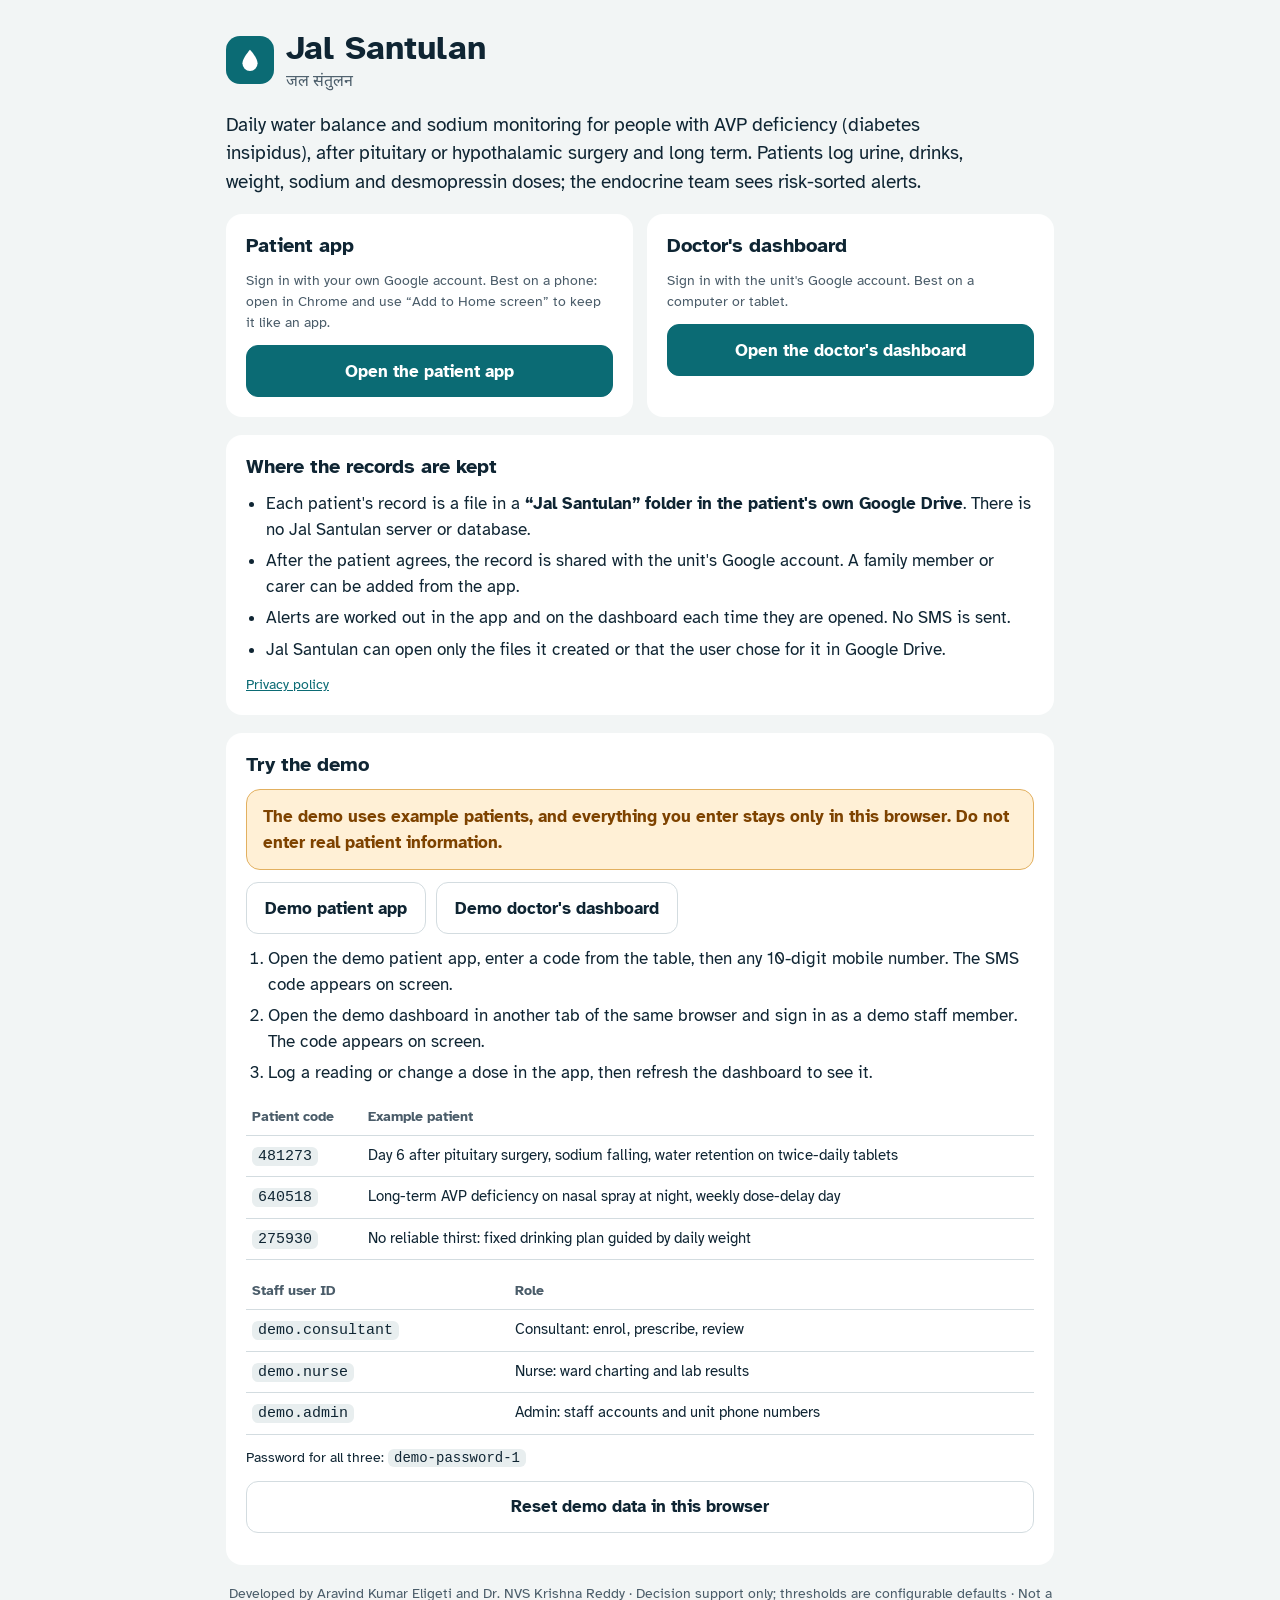
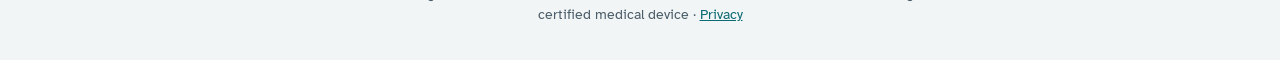
<file: jal-santulan/index.html>
<!doctype html>
<html lang="en">
<head>
<meta charset="utf-8">
<meta name="viewport" content="width=device-width, initial-scale=1, viewport-fit=cover">
<meta name="robots" content="noindex">
<title>Jal Santulan</title>
<meta name="description" content="Fluid balance and sodium monitoring for AVP deficiency (diabetes insipidus): patient app and doctor's dashboard, with records kept in each patient's own Google Drive.">
<link rel="preconnect" href="https://fonts.googleapis.com">
<link rel="stylesheet" href="https://fonts.googleapis.com/css2?family=Atkinson+Hyperlegible:wght@400;700&family=Noto+Sans+Devanagari:wght@400;600&display=swap">
<style>
/* Layout: one centred column; two entry cards side by side on wide screens, stacked on phones. */
:root {
  --bg: #F2F5F5; --surface: #FFFFFF; --sunk: #E8EEEF; --fg: #0F2533; --muted: #4A5C69; --line: #D3DCE0;
  --accent: #0B6B74; --on-accent: #FFFFFF; --accent-soft: #DDEFF0; --amber: #7E4300; --amber-soft: #FFF0D6; --amber-line: #E2B060;
  --font: 'Atkinson Hyperlegible', 'Noto Sans Devanagari', system-ui, -apple-system, 'Segoe UI', sans-serif;
  color-scheme: light;
}
@media (prefers-color-scheme: dark) {
  :root {
    --bg: #0D171B; --surface: #152228; --sunk: #1B2B32; --fg: #E5EEF1; --muted: #A3B5BF; --line: #2B3D45;
    --accent: #53B8C1; --on-accent: #05272B; --accent-soft: #163A3F; --amber: #F3BC6B; --amber-soft: #35270F; --amber-line: #7A5520;
    color-scheme: dark;
  }
}
* { box-sizing: border-box; }
body { margin: 0; background: var(--bg); color: var(--fg); font: 17px/1.5 var(--font); }
main { max-width: 860px; margin: 0 auto; padding: 28px max(16px, env(safe-area-inset-right)) 48px max(16px, env(safe-area-inset-left)); display: flex; flex-direction: column; gap: 18px; }
h1, h2 { margin: 0; line-height: 1.2; text-wrap: balance; }
h1 { font-size: 34px; } h2 { font-size: 20px; }
p { margin: 0; }
.brand { display: flex; align-items: center; gap: 12px; }
.logo { width: 48px; height: 48px; border-radius: 14px; background: var(--accent); display: grid; place-items: center; flex: none; }
.hi { color: var(--muted); font-size: 16px; }
.lead { font-size: 19px; max-width: 62ch; }
.note { background: var(--amber-soft); color: var(--amber); border: 1px solid var(--amber-line); border-radius: 14px; padding: 14px 16px; font-weight: 700; }
.cards { display: grid; gap: 14px; grid-template-columns: repeat(auto-fit, minmax(min(100%, 300px), 1fr)); }
.card { background: var(--surface); border-radius: 16px; padding: 20px; display: flex; flex-direction: column; gap: 12px; min-width: 0; }
.btn { display: inline-flex; align-items: center; justify-content: center; min-height: 52px; padding: 0 18px; border-radius: 12px; font: 700 17px var(--font); text-decoration: none; border: 1px solid var(--line); background: var(--surface); color: var(--fg); cursor: pointer; }
.btn.primary { background: var(--accent); border-color: var(--accent); color: var(--on-accent); }
.btn:focus-visible { outline: 3px solid var(--accent); outline-offset: 2px; }
table { border-collapse: collapse; width: 100%; font-size: 15px; }
td, th { text-align: left; padding: 8px 6px; border-bottom: 1px solid var(--line); vertical-align: top; }
th { color: var(--muted); font-size: 14px; font-weight: 700; }
code { font-family: ui-monospace, 'SFMono-Regular', Menlo, monospace; background: var(--sunk); padding: 1px 6px; border-radius: 6px; font-variant-numeric: tabular-nums; }
ol { margin: 0; padding-left: 22px; display: flex; flex-direction: column; gap: 6px; }
.muted { color: var(--muted); } .small { font-size: 14px; }
footer { text-align: center; color: var(--muted); font-size: 14px; }
.row { display: flex; flex-wrap: wrap; gap: 10px; }
ul.plain { margin: 0; padding-left: 20px; display: flex; flex-direction: column; gap: 6px; }
a { color: var(--accent); }
</style>
</head>
<body>
<main>
  <div class="brand">
    <span class="logo" aria-hidden="true"><svg width="26" height="26" viewBox="0 0 24 24"><path d="M12 2.5s7 7.6 7 12.6a7 7 0 0 1-14 0C5 10.1 12 2.5 12 2.5z" fill="var(--on-accent)"/></svg></span>
    <div><h1>Jal Santulan</h1><p class="hi">जल संतुलन</p></div>
  </div>
  <p class="lead">Daily water balance and sodium monitoring for people with AVP deficiency (diabetes insipidus), after pituitary or hypothalamic surgery and long term. Patients log urine, drinks, weight, sodium and desmopressin doses; the endocrine team sees risk-sorted alerts.</p>

  <div class="cards">
    <section class="card">
      <h2>Patient app</h2>
      <p class="muted small">Sign in with your own Google account. Best on a phone: open in Chrome and use “Add to Home screen” to keep it like an app.</p>
      <a class="btn primary" href="app/">Open the patient app</a>
    </section>
    <section class="card">
      <h2>Doctor's dashboard</h2>
      <p class="muted small">Sign in with the unit's Google account. Best on a computer or tablet.</p>
      <a class="btn primary" href="dashboard/">Open the doctor's dashboard</a>
    </section>
  </div>

  <section class="card">
    <h2>Where the records are kept</h2>
    <ul class="plain">
      <li>Each patient's record is a file in a <b>“Jal Santulan” folder in the patient's own Google Drive</b>. There is no Jal Santulan server or database.</li>
      <li>After the patient agrees, the record is shared with the unit's Google account. A family member or carer can be added from the app.</li>
      <li>Alerts are worked out in the app and on the dashboard each time they are opened. No SMS is sent.</li>
      <li>Jal Santulan can open only the files it created or that the user chose for it in Google Drive.</li>
    </ul>
    <p class="small"><a href="privacy.html">Privacy policy</a></p>
  </section>

  <section class="card">
    <h2>Try the demo</h2>
    <p class="note">The demo uses example patients, and everything you enter stays only in this browser. Do not enter real patient information.</p>
    <div class="row">
      <a class="btn" href="demo/app/">Demo patient app</a>
      <a class="btn" href="demo/dashboard/">Demo doctor's dashboard</a>
    </div>
    <ol>
      <li>Open the demo patient app, enter a code from the table, then any 10-digit mobile number. The SMS code appears on screen.</li>
      <li>Open the demo dashboard in another tab of the same browser and sign in as a demo staff member. The code appears on screen.</li>
      <li>Log a reading or change a dose in the app, then refresh the dashboard to see it.</li>
    </ol>
    <table>
      <thead><tr><th>Patient code</th><th>Example patient</th></tr></thead>
      <tbody>
        <tr><td><code>481273</code></td><td>Day 6 after pituitary surgery, sodium falling, water retention on twice-daily tablets</td></tr>
        <tr><td><code>640518</code></td><td>Long-term AVP deficiency on nasal spray at night, weekly dose-delay day</td></tr>
        <tr><td><code>275930</code></td><td>No reliable thirst: fixed drinking plan guided by daily weight</td></tr>
      </tbody>
    </table>
    <table>
      <thead><tr><th>Staff user ID</th><th>Role</th></tr></thead>
      <tbody>
        <tr><td><code>demo.consultant</code></td><td>Consultant: enrol, prescribe, review</td></tr>
        <tr><td><code>demo.nurse</code></td><td>Nurse: ward charting and lab results</td></tr>
        <tr><td><code>demo.admin</code></td><td>Admin: staff accounts and unit phone numbers</td></tr>
      </tbody>
    </table>
    <p class="small">Password for all three: <code>demo-password-1</code></p>
    <button class="btn" type="button" id="reset">Reset demo data in this browser</button>
    <p class="small muted" id="resetMsg" role="status"></p>
  </section>

  <footer>Developed by Aravind Kumar Eligeti and Dr. NVS Krishna Reddy · Decision support only; thresholds are configurable defaults · Not a certified medical device · <a href="privacy.html">Privacy</a></footer>
</main>
<script>
document.getElementById('reset').addEventListener('click', function () {
  try {
    ['jal_demo_db_v1', 'jal_state_v1', 'jal_token', 'jal_pin', 'jal_bio'].forEach(function (k) { localStorage.removeItem(k); });
    document.getElementById('resetMsg').textContent = 'Demo data cleared. The example patients will be recreated when you next open the app or dashboard.';
  } catch (e) {
    document.getElementById('resetMsg').textContent = 'This browser blocks site storage, so there was nothing to clear.';
  }
});
</script>
</body>
</html>
</file>
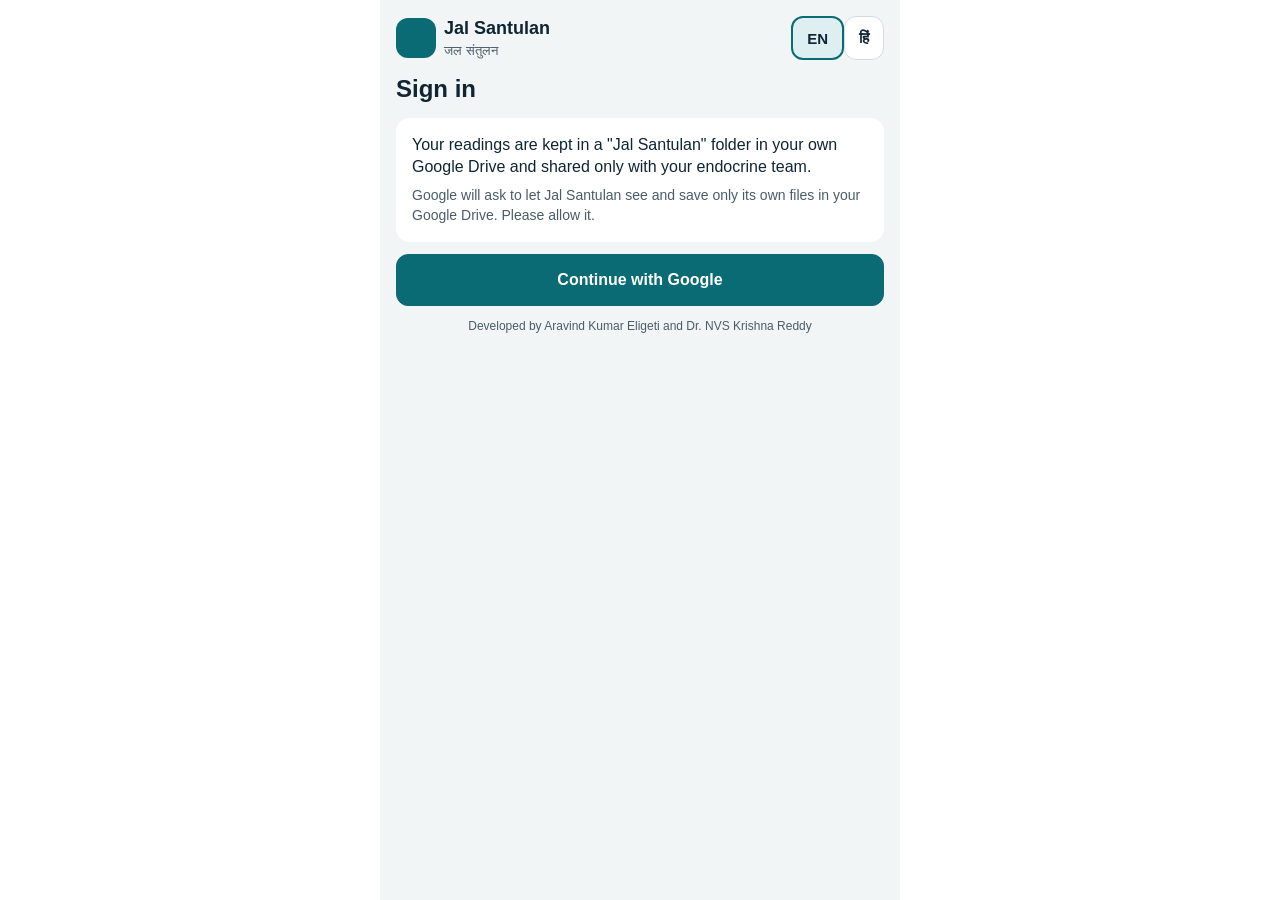
<file: jal-santulan/app/index.html>
<!doctype html>
<html lang="en">
  <head>
    <meta charset="utf-8" />
    <meta httpEquiv="X-UA-Compatible" content="IE=edge" />
    <meta name="viewport" content="width=device-width, initial-scale=1, shrink-to-fit=no" />
    <title>Jal Santulan</title>
    <!-- The `react-native-web` recommended style reset: https://necolas.github.io/react-native-web/docs/setup/#root-element -->
    <style id="expo-reset">
      /* These styles make the body full-height */
      html,
      body {
        height: 100%;
      }
      /* These styles disable body scrolling if you are using <ScrollView> */
      body {
        overflow: hidden;
      }
      /* These styles make the root element full-height */
      #root {
        display: flex;
        height: 100%;
        flex: 1;
      }
    </style>
  <meta name="theme-color" content="#0B6B74">
<script src="../config.js"></script></head>

  <body>
    <!-- Use static rendering with Expo Router to support running without JavaScript. -->
    <noscript> You need to enable JavaScript to run this app. </noscript>
    <!-- The root element for your Expo app. -->
    <div id="root"></div>
  <script src="/jal-santulan/app/expo/static/js/web/index-b434644547d7e0701cfacd042b20ed4c.js" defer></script>
</body>
</html>
</file>
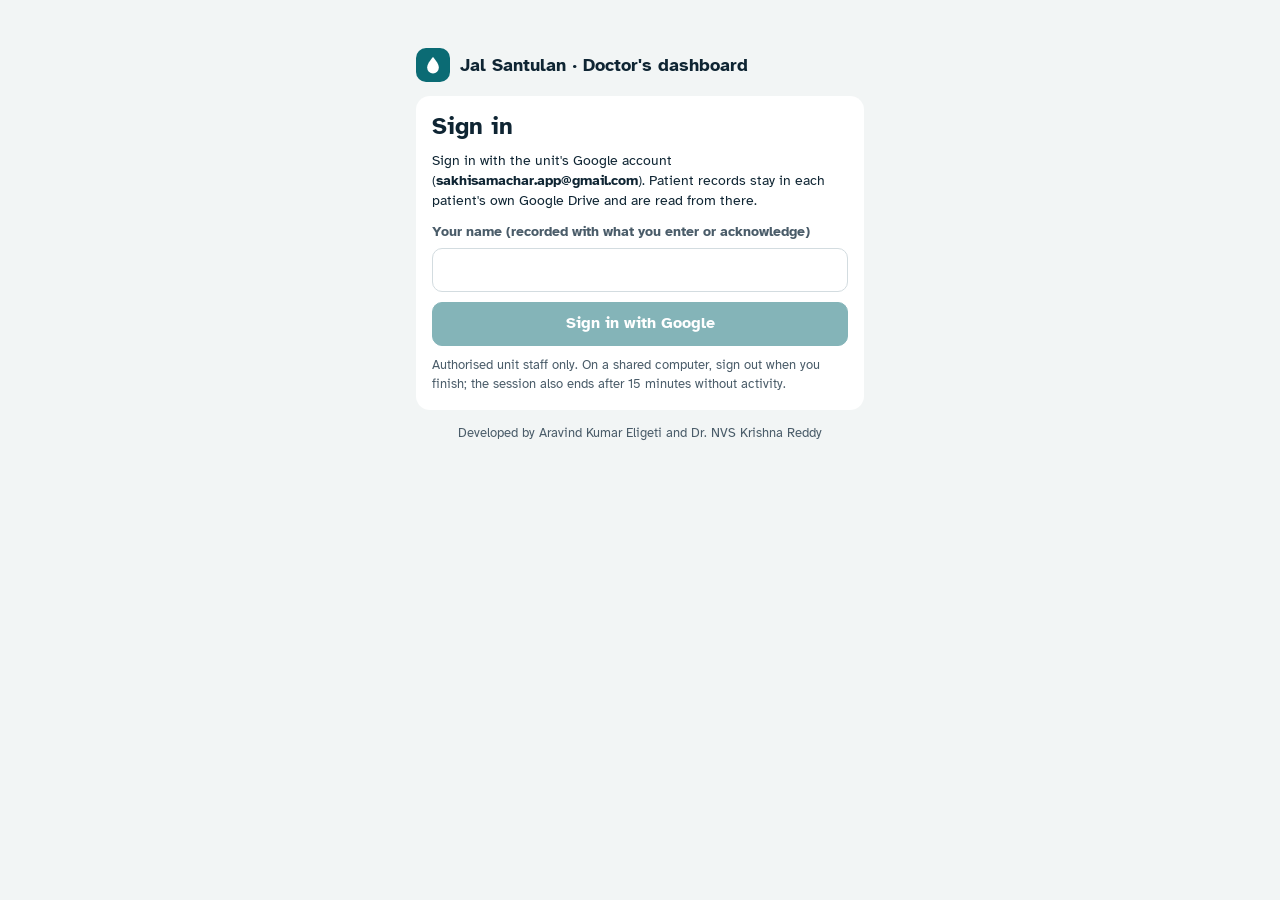
<file: jal-santulan/dashboard/index.html>
<!doctype html>
<html lang="en">
<head>
  <meta charset="utf-8">
  <meta name="viewport" content="width=device-width, initial-scale=1">
  <meta name="robots" content="noindex, nofollow">
  <title>Jal Santulan · Doctor's dashboard</title>
  <link rel="preconnect" href="https://fonts.googleapis.com">
  <link rel="stylesheet" href="https://fonts.googleapis.com/css2?family=Atkinson+Hyperlegible:wght@400;700&display=swap">
  <script type="module" crossorigin src="/jal-santulan/dashboard/assets/index-ZyZG6UcF.js"></script>
  <link rel="stylesheet" crossorigin href="/jal-santulan/dashboard/assets/index-DZSNQnsZ.css">
  <script src="../config.js"></script>
</head>
<body>
  <div id="root"></div>
</body>
</html>
</file>
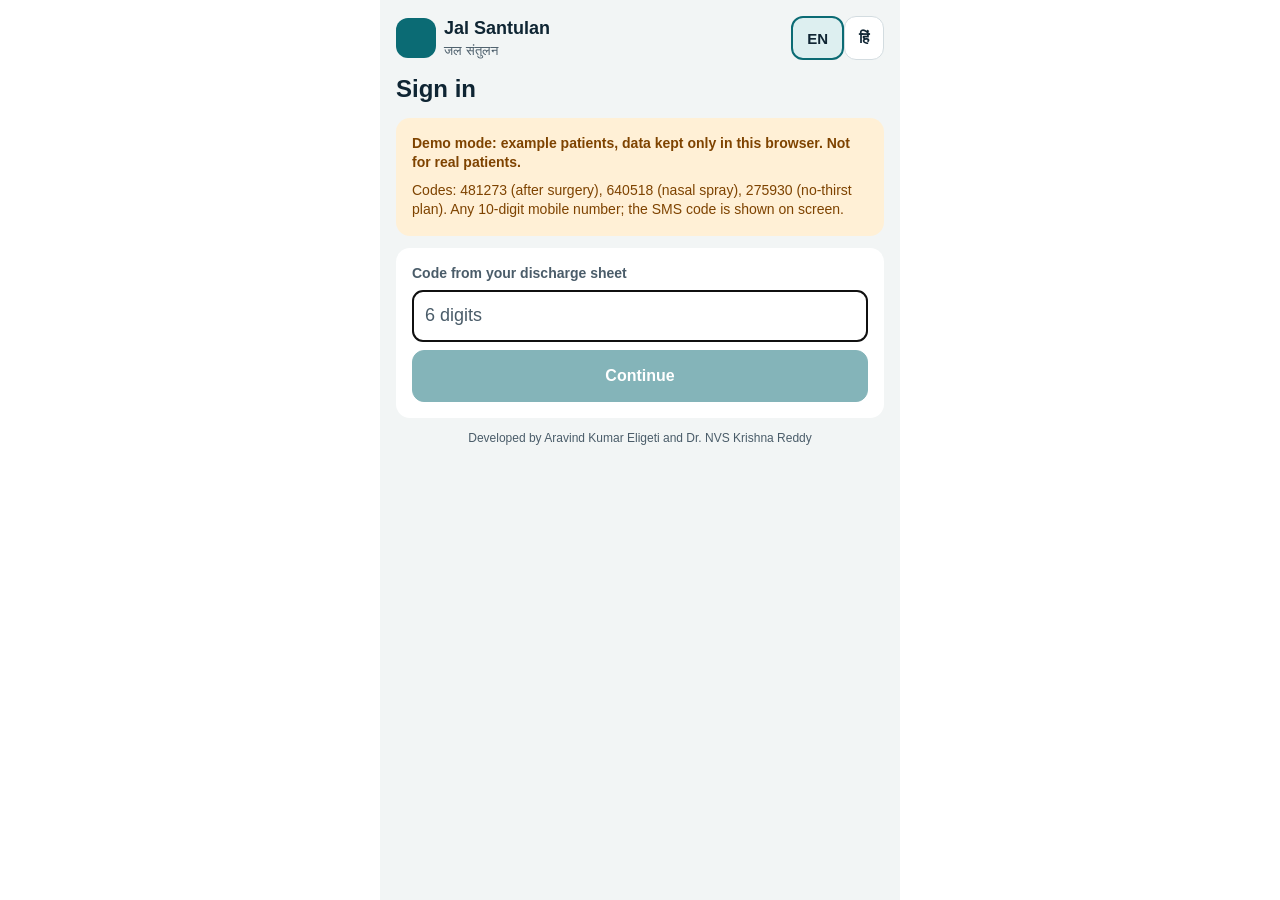
<file: jal-santulan/demo/app/index.html>
<!doctype html>
<html lang="en">
  <head>
    <meta charset="utf-8" />
    <meta httpEquiv="X-UA-Compatible" content="IE=edge" />
    <meta name="viewport" content="width=device-width, initial-scale=1, shrink-to-fit=no" />
    <title>Jal Santulan</title>
    <!-- The `react-native-web` recommended style reset: https://necolas.github.io/react-native-web/docs/setup/#root-element -->
    <style id="expo-reset">
      /* These styles make the body full-height */
      html,
      body {
        height: 100%;
      }
      /* These styles disable body scrolling if you are using <ScrollView> */
      body {
        overflow: hidden;
      }
      /* These styles make the root element full-height */
      #root {
        display: flex;
        height: 100%;
        flex: 1;
      }
    </style>
  <meta name="theme-color" content="#0B6B74">
</head>

  <body>
    <!-- Use static rendering with Expo Router to support running without JavaScript. -->
    <noscript> You need to enable JavaScript to run this app. </noscript>
    <!-- The root element for your Expo app. -->
    <div id="root"></div>
  <script src="/jal-santulan/demo/app/expo/static/js/web/index-b11386d3823cda491bb445a8987a98ec.js" defer></script>
</body>
</html>
</file>
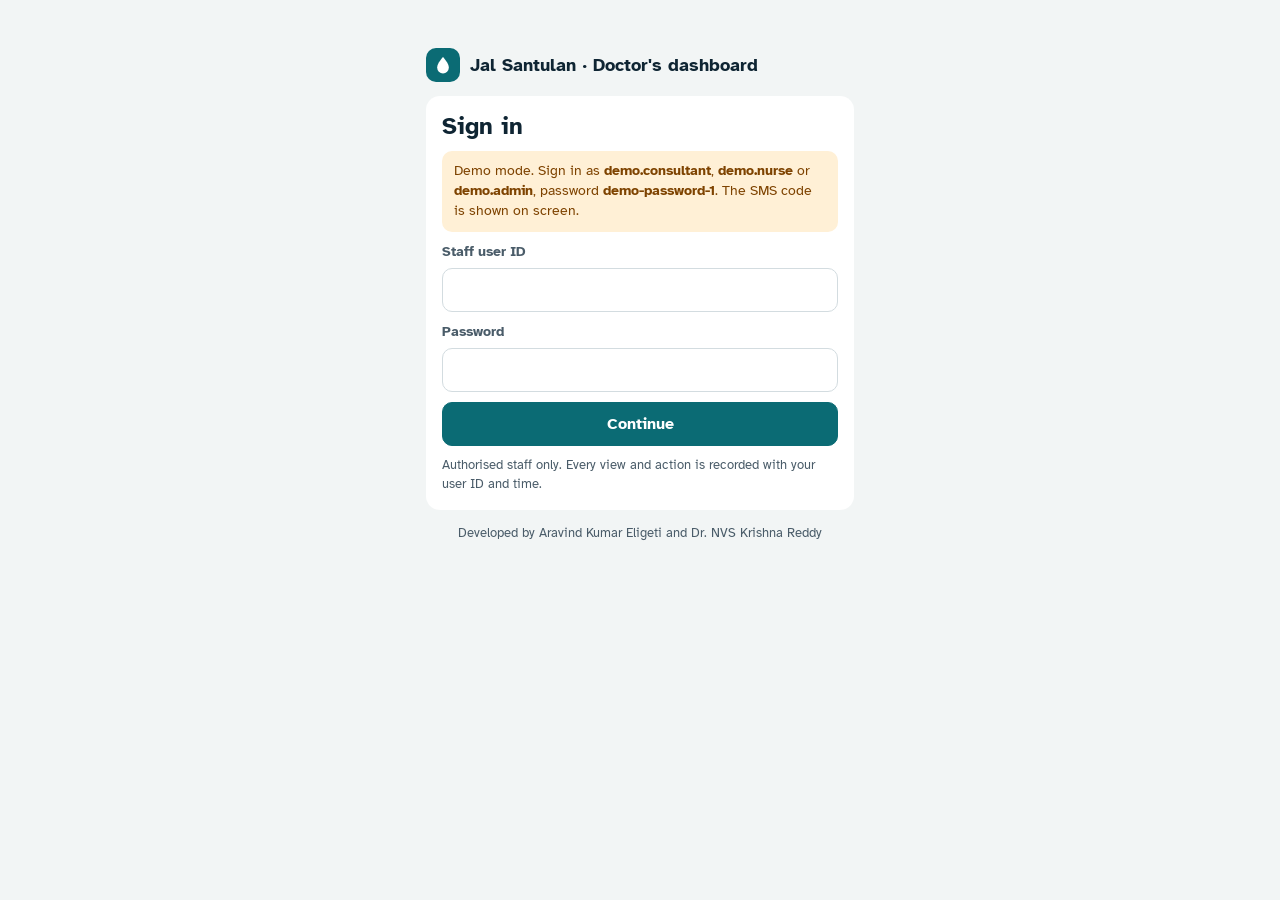
<file: jal-santulan/demo/dashboard/index.html>
<!doctype html>
<html lang="en">
<head>
  <meta charset="utf-8">
  <meta name="viewport" content="width=device-width, initial-scale=1">
  <meta name="robots" content="noindex, nofollow">
  <title>Jal Santulan · Doctor's dashboard</title>
  <link rel="preconnect" href="https://fonts.googleapis.com">
  <link rel="stylesheet" href="https://fonts.googleapis.com/css2?family=Atkinson+Hyperlegible:wght@400;700&display=swap">
  <script type="module" crossorigin src="/jal-santulan/demo/dashboard/assets/index-Bj3xMqfi.js"></script>
  <link rel="stylesheet" crossorigin href="/jal-santulan/demo/dashboard/assets/index-DZSNQnsZ.css">
</head>
<body>
  <div id="root"></div>
</body>
</html>
</file>
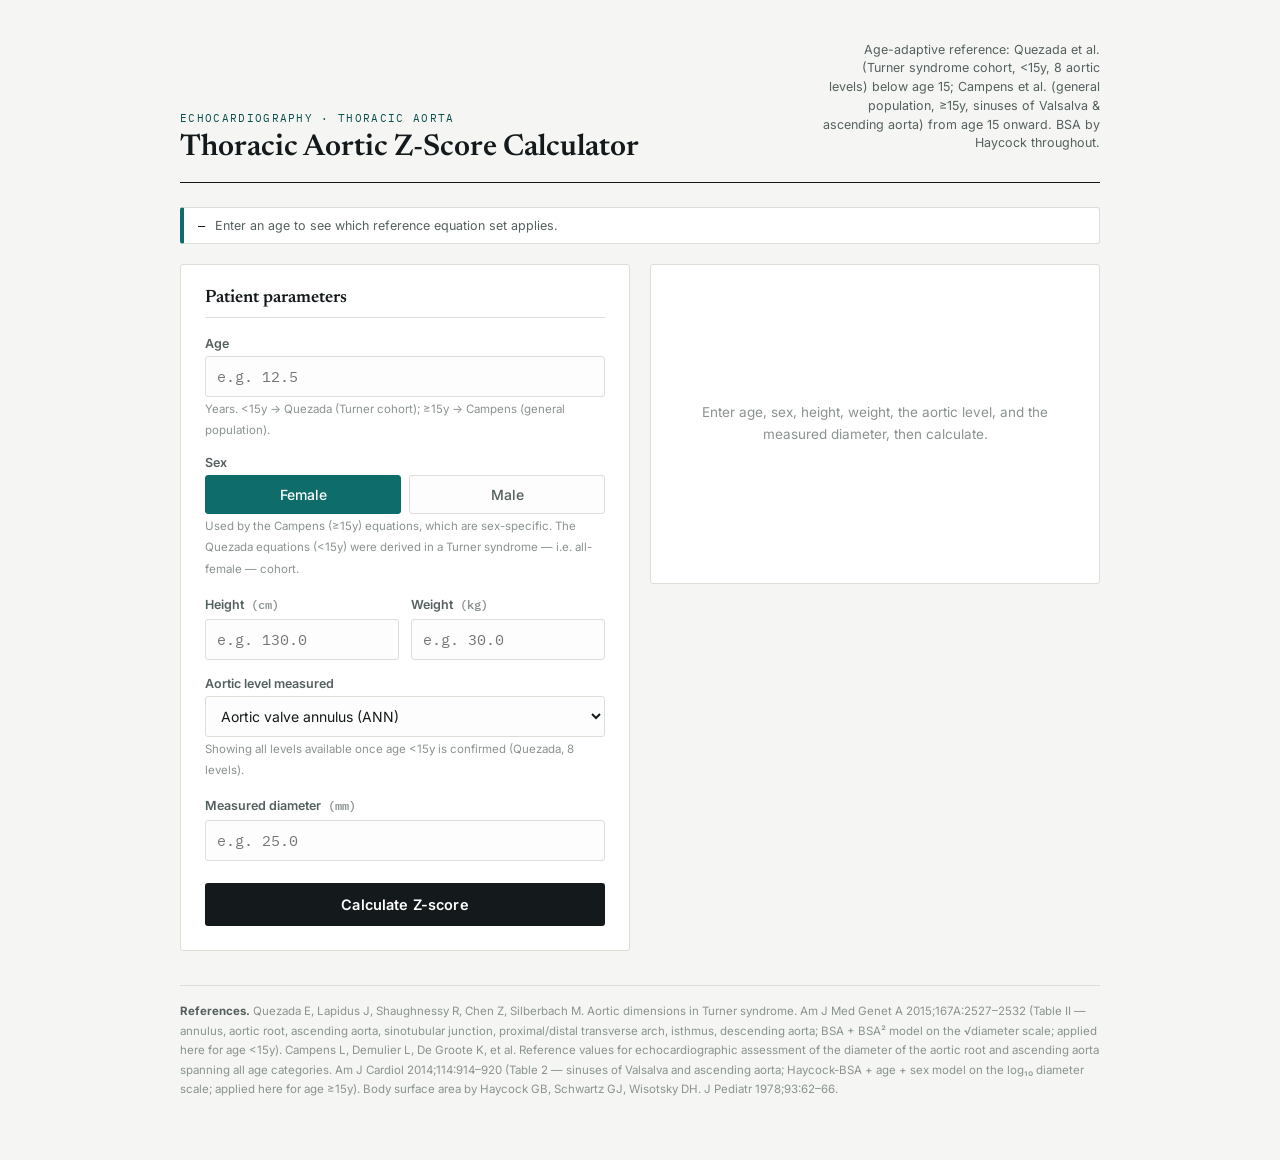
<file: aortic_zscore_calculator version 2.html>
<!DOCTYPE html>
<html lang="en">
<head>
<meta charset="UTF-8">
<meta name="viewport" content="width=device-width, initial-scale=1.0">
<title>Thoracic Aortic Z-Score Calculator</title>
<link rel="preconnect" href="https://fonts.googleapis.com">
<link href="https://fonts.googleapis.com/css2?family=Newsreader:ital,opsz,wght@0,6..72,400;0,6..72,500;0,6..72,600;1,6..72,500&family=Inter:wght@400;500;600;700&family=IBM+Plex+Mono:wght@400;500;600&display=swap" rel="stylesheet">
<style>
  :root{
    --bg:#F5F6F3;
    --paper:#FFFFFF;
    --ink:#141A1B;
    --ink-soft:#54605F;
    --ink-faint:#8A938E;
    --line:#DBDFD8;
    --teal:#0E6C6B;
    --teal-dark:#0A4F4F;
    --teal-tint:#E4EFEE;
    --amber:#A6721E;
    --amber-tint:#F6EBD8;
    --coral:#B23A2E;
    --coral-tint:#F5E1DD;
    --slate:#5B6470;
    --slate-tint:#EAECEA;
    --sans:'Inter',system-ui,-apple-system,sans-serif;
    --serif:'Newsreader',Georgia,serif;
    --mono:'IBM Plex Mono',ui-monospace,monospace;
  }
  *{box-sizing:border-box;}
  body{
    margin:0;
    background:var(--bg);
    color:var(--ink);
    font-family:var(--sans);
    -webkit-font-smoothing:antialiased;
  }
  .app{
    max-width:960px;
    margin:0 auto;
    padding:28px 20px 60px;
  }
  .masthead{
    border-bottom:1.5px solid var(--ink);
    padding-bottom:16px;
    margin-bottom:24px;
    display:flex;
    justify-content:space-between;
    align-items:flex-end;
    gap:16px;
    flex-wrap:wrap;
  }
  .masthead .eyebrow{
    font-family:var(--mono);
    font-size:11px;
    letter-spacing:.12em;
    text-transform:uppercase;
    color:var(--teal-dark);
    margin:0 0 6px;
  }
  .masthead h1{
    font-family:var(--serif);
    font-weight:600;
    font-size:clamp(22px,4vw,30px);
    margin:0;
    line-height:1.15;
  }
  .masthead .rule-note{
    font-size:12.5px;
    color:var(--ink-soft);
    text-align:right;
    max-width:280px;
    line-height:1.5;
  }
  .branch-banner{
    display:flex;
    gap:10px;
    align-items:center;
    background:var(--paper);
    border:1px solid var(--line);
    border-left:4px solid var(--teal);
    border-radius:3px;
    padding:10px 14px;
    margin-bottom:20px;
    font-size:12.5px;
    color:var(--ink-soft);
  }
  .branch-banner strong{color:var(--ink);font-family:var(--mono);font-size:12px;}
  .grid{
    display:grid;
    grid-template-columns:1fr;
    gap:20px;
  }
  @media(min-width:780px){
    .grid{grid-template-columns:1fr 1fr;align-items:start;}
  }
  .card{
    background:var(--paper);
    border:1px solid var(--line);
    border-radius:3px;
    padding:24px;
  }
  .card h2{
    font-family:var(--serif);
    font-size:18px;
    font-weight:600;
    margin:0 0 18px;
    padding-bottom:10px;
    border-bottom:1px solid var(--line);
  }
  label{
    display:block;
    font-size:12.5px;
    font-weight:600;
    color:var(--ink-soft);
    margin-bottom:5px;
  }
  .field{margin-bottom:16px;}
  .field-row{display:grid;grid-template-columns:1fr 1fr;gap:12px;}
  input[type=number], select{
    width:100%;
    padding:10px 11px;
    border:1px solid var(--line);
    border-radius:3px;
    font-family:var(--mono);
    font-size:14.5px;
    color:var(--ink);
    background:#FCFDFC;
  }
  select{font-family:var(--sans);font-size:14px;}
  input[type=number]:focus, select:focus{
    outline:none;
    border-color:var(--teal);
    box-shadow:0 0 0 3px var(--teal-tint);
  }
  .unit{font-family:var(--mono);font-size:12px;color:var(--ink-faint);margin-left:4px;}
  .sex-toggle{display:flex;gap:8px;}
  .sex-toggle button{
    flex:1;
    padding:10px;
    border:1px solid var(--line);
    background:#FCFDFC;
    border-radius:3px;
    font-family:var(--sans);
    font-size:14px;
    font-weight:500;
    color:var(--ink-soft);
    cursor:pointer;
  }
  .sex-toggle button.active{
    background:var(--teal);
    border-color:var(--teal);
    color:#fff;
  }
  .compute-btn{
    width:100%;
    padding:13px;
    margin-top:6px;
    background:var(--ink);
    color:#fff;
    border:none;
    border-radius:3px;
    font-family:var(--sans);
    font-weight:600;
    font-size:14.5px;
    letter-spacing:.01em;
    cursor:pointer;
  }
  .compute-btn:hover{background:var(--teal-dark);}
  .hint{font-size:11.5px;color:var(--ink-faint);margin-top:4px;line-height:1.5;}

  .result-card{position:relative;}
  .result-card.empty{
    display:flex;
    align-items:center;
    justify-content:center;
    min-height:320px;
    color:var(--ink-faint);
    font-size:13.5px;
    text-align:center;
    padding:40px 24px;
    line-height:1.6;
  }
  .formula-tag{
    display:inline-block;
    font-family:var(--mono);
    font-size:10.5px;
    letter-spacing:.06em;
    text-transform:uppercase;
    padding:4px 8px;
    border-radius:2px;
    background:var(--teal-tint);
    color:var(--teal-dark);
    margin-bottom:6px;
  }
  .site-name{
    font-family:var(--serif);
    font-size:16px;
    font-weight:600;
    margin:2px 0 14px;
    color:var(--ink);
  }
  .z-display{
    display:flex;
    align-items:baseline;
    gap:10px;
    margin-bottom:6px;
  }
  .z-display .z-value{
    font-family:var(--serif);
    font-size:50px;
    font-weight:600;
    line-height:1;
  }
  .z-display .z-label{
    font-family:var(--mono);
    font-size:12px;
    color:var(--ink-faint);
    text-transform:uppercase;
    letter-spacing:.08em;
  }
  .verdict{
    font-size:13.5px;
    font-weight:600;
    margin-bottom:18px;
    padding:8px 12px;
    border-radius:3px;
    display:inline-block;
  }
  .verdict.normal{background:var(--teal-tint);color:var(--teal-dark);}
  .verdict.border{background:var(--amber-tint);color:var(--amber);}
  .verdict.dilated{background:var(--coral-tint);color:var(--coral);}
  .verdict.small{background:var(--slate-tint);color:var(--slate);}

  .gauge{margin:18px 0 20px;}
  .gauge svg{width:100%;height:auto;display:block;}

  .detail-table{
    width:100%;
    border-collapse:collapse;
    font-size:13px;
    margin-top:4px;
  }
  .detail-table tr{border-top:1px solid var(--line);}
  .detail-table tr:first-child{border-top:none;}
  .detail-table td{padding:8px 0;}
  .detail-table td:first-child{color:var(--ink-soft);}
  .detail-table td:last-child{
    text-align:right;
    font-family:var(--mono);
    font-weight:500;
  }

  .warn-box{
    margin-top:16px;
    padding:10px 12px;
    background:var(--amber-tint);
    border-left:3px solid var(--amber);
    font-size:12.5px;
    line-height:1.55;
    color:#5C4319;
    border-radius:2px;
  }
  .err-box{
    margin-top:16px;
    padding:10px 12px;
    background:var(--coral-tint);
    border-left:3px solid var(--coral);
    font-size:12.5px;
    line-height:1.55;
    color:#6B241C;
    border-radius:2px;
  }

  footer.citation{
    margin-top:34px;
    padding-top:16px;
    border-top:1px solid var(--line);
    font-size:11.5px;
    color:var(--ink-faint);
    line-height:1.7;
  }
  footer.citation strong{color:var(--ink-soft);}
</style>
</head>
<body>
<div class="app">

  <div class="masthead">
    <div>
      <p class="eyebrow">Echocardiography · Thoracic aorta</p>
      <h1>Thoracic Aortic Z-Score Calculator</h1>
    </div>
    <p class="rule-note">Age-adaptive reference: Quezada et al. (Turner syndrome cohort, &lt;15y, 8 aortic levels) below age 15; Campens et al. (general population, ≥15y, sinuses of Valsalva &amp; ascending aorta) from age 15 onward. BSA by Haycock throughout.</p>
  </div>

  <div class="branch-banner" id="branchBanner">
    <strong id="branchTag">—</strong>
    <span id="branchDesc">Enter an age to see which reference equation set applies.</span>
  </div>

  <div class="grid">
    <div class="card">
      <h2>Patient parameters</h2>
      <form id="calcForm">
        <div class="field">
          <label for="age">Age</label>
          <input type="number" id="age" step="0.1" min="0.1" max="100" placeholder="e.g. 12.5" required>
          <span class="hint">Years. &lt;15y → Quezada (Turner cohort); ≥15y → Campens (general population).</span>
        </div>

        <div class="field">
          <label>Sex</label>
          <div class="sex-toggle">
            <button type="button" data-sex="female" class="active">Female</button>
            <button type="button" data-sex="male">Male</button>
          </div>
          <span class="hint" id="sexHint">Used by the Campens (≥15y) equations, which are sex-specific. The Quezada equations (&lt;15y) were derived in a Turner syndrome — i.e. all-female — cohort.</span>
        </div>

        <div class="field-row">
          <div class="field">
            <label for="height">Height <span class="unit">(cm)</span></label>
            <input type="number" id="height" step="0.1" min="30" max="230" placeholder="e.g. 130.0" required>
          </div>
          <div class="field">
            <label for="weight">Weight <span class="unit">(kg)</span></label>
            <input type="number" id="weight" step="0.1" min="2" max="200" placeholder="e.g. 30.0" required>
          </div>
        </div>

        <div class="field">
          <label for="site">Aortic level measured</label>
          <select id="site"></select>
          <span class="hint" id="siteHint"></span>
        </div>

        <div class="field">
          <label for="diameter">Measured diameter <span class="unit">(mm)</span></label>
          <input type="number" id="diameter" step="0.1" min="3" max="80" placeholder="e.g. 25.0" required>
        </div>

        <button type="submit" class="compute-btn">Calculate Z-score</button>
      </form>
    </div>

    <div class="card result-card empty" id="resultCard">
      Enter age, sex, height, weight, the aortic level, and the measured diameter, then calculate.
    </div>
  </div>

  <footer class="citation">
    <strong>References.</strong> Quezada E, Lapidus J, Shaughnessy R, Chen Z, Silberbach M. Aortic dimensions in Turner syndrome. Am J Med Genet A 2015;167A:2527–2532 (Table II — annulus, aortic root, ascending aorta, sinotubular junction, proximal/distal transverse arch, isthmus, descending aorta; BSA + BSA² model on the √diameter scale; applied here for age &lt;15y). Campens L, Demulier L, De Groote K, et al. Reference values for echocardiographic assessment of the diameter of the aortic root and ascending aorta spanning all age categories. Am J Cardiol 2014;114:914–920 (Table 2 — sinuses of Valsalva and ascending aorta; Haycock-BSA + age + sex model on the log₁₀ diameter scale; applied here for age ≥15y). Body surface area by Haycock GB, Schwartz GJ, Wisotsky DH. J Pediatr 1978;93:62–66.
  </footer>
</div>

<script>
(function(){
  let sex = 'female';
  document.querySelectorAll('.sex-toggle button').forEach(btn=>{
    btn.addEventListener('click', ()=>{
      document.querySelectorAll('.sex-toggle button').forEach(b=>b.classList.remove('active'));
      btn.classList.add('active');
      sex = btn.dataset.sex;
    });
  });

  // ---- Reference coefficient tables ----

  // Quezada et al. 2015, Table II (Turner syndrome cohort, age <15y branch here)
  // predicted sqrt(diameter_cm) = intercept + bsaCoef*BSA + bsa2Coef*BSA^2 ; MSE on sqrt-cm scale
  const QUEZADA_SITES = {
    ANN:  { label:'Aortic valve annulus (ANN)',            intercept:0.891, bsaCoef:0.414, bsa2Coef:-0.081, mse:0.007 },
    AR:   { label:'Aortic root (AR, sinuses of Valsalva)',  intercept:1.035, bsaCoef:0.589, bsa2Coef:-0.129, mse:0.009 },
    AAO:  { label:'Ascending aorta (AAO)',                  intercept:0.942, bsaCoef:0.593, bsa2Coef:-0.122, mse:0.012 },
    STJ:  { label:'Sinotubular junction (STJ)',             intercept:0.895, bsaCoef:0.586, bsa2Coef:-0.124, mse:0.009 },
    PTA:  { label:'Proximal transverse arch (PTA)',         intercept:0.881, bsaCoef:0.539, bsa2Coef:-0.107, mse:0.012 },
    DTA:  { label:'Distal transverse arch (DTA)',           intercept:0.844, bsaCoef:0.428, bsa2Coef:-0.072, mse:0.012 },
    ISTH: { label:'Aortic isthmus (ISTH)',                  intercept:0.895, bsaCoef:0.279, bsa2Coef:-0.038, mse:0.014 },
    DAO:  { label:'Descending aorta at diaphragm (DAO)',    intercept:0.676, bsaCoef:0.503, bsa2Coef:-0.094, mse:0.009 }
  };

  // Campens et al. 2014, Table 2 — Haycock-BSA (BSA_H) rows only, per instruction to use Haycock
  // predicted log10(diameter_mm) = intercept + ageCoef*log10(age) + bsaCoef*BSA_H ; SEE on log10-mm scale
  const CAMPENS_SITES = {
    SoV: {
      label:'Aortic root (sinuses of Valsalva, SoV)',
      male:   { intercept:1.115, ageCoef:0.137, bsaCoef:0.094, see:0.0388 },
      female: { intercept:1.112, ageCoef:0.132, bsaCoef:0.080, see:0.0427 }
    },
    AA: {
      label:'Ascending aorta (AA)',
      male:   { intercept:1.038, ageCoef:0.187, bsaCoef:0.068, see:0.0433 },
      female: { intercept:1.006, ageCoef:0.172, bsaCoef:0.087, see:0.0450 }
    }
  };

  function haycockBSA(heightCm, weightKg){
    return 0.024265 * Math.pow(heightCm, 0.3964) * Math.pow(weightKg, 0.5378);
  }

  function quezadaZ(siteKey, bsa, diameterMm){
    const c = QUEZADA_SITES[siteKey];
    const diameterCm = diameterMm / 10;
    const predictedSqrt = c.intercept + c.bsaCoef*bsa + c.bsa2Coef*Math.pow(bsa,2);
    const see = Math.sqrt(c.mse);
    const z = (Math.sqrt(diameterCm) - predictedSqrt) / see;
    const predictedMm = Math.pow(predictedSqrt,2) * 10;
    return { z, see, predictedMm, ulnMm: null, formulaLabel:'Quezada 2015 · Turner cohort · BSA(Haycock)', siteLabel:c.label };
  }

  function campensZ(siteKey, bsaH, ageYears, sexVal, diameterMm){
    const c = CAMPENS_SITES[siteKey][sexVal];
    const predictedLog10 = c.intercept + c.ageCoef*Math.log10(ageYears) + c.bsaCoef*bsaH;
    const z = (Math.log10(diameterMm) - predictedLog10) / c.see;
    const predictedMm = Math.pow(10, predictedLog10);
    const ulnMm = Math.pow(10, predictedLog10 + 1.96*c.see);
    return { z, see:c.see, predictedMm, ulnMm, formulaLabel:'Campens 2014 · general population · BSA(Haycock), sex: '+sexVal, siteLabel:CAMPENS_SITES[siteKey].label };
  }

  function verdictFor(z){
    if(z > 3) return {cls:'dilated', text:'Z > 3 — markedly dilated'};
    if(z > 2) return {cls:'border', text:'Z 2–3 — above normal range'};
    if(z >= -2) return {cls:'normal', text:'Within normal range (|Z| ≤ 2)'};
    return {cls:'small', text:'Z < −2 — below normal range'};
  }

  function gaugeSVG(z){
    const clampedZ = Math.max(-4, Math.min(4, z));
    const w = 560, h = 90;
    const marginX = 30;
    const trackW = w - marginX*2;
    const xForZ = (zz)=> marginX + ((zz + 4)/8)*trackW;
    const zoneStops = [
      {from:-4, to:-2, color:'#8A938E'},
      {from:-2, to:2, color:'#0E6C6B'},
      {from:2, to:3, color:'#A6721E'},
      {from:3, to:4, color:'#B23A2E'}
    ];
    let rects = zoneStops.map(zn=>{
      const x1 = xForZ(zn.from), x2 = xForZ(zn.to);
      return `<rect x="${x1}" y="34" width="${x2-x1}" height="14" fill="${zn.color}" opacity="0.85"/>`;
    }).join('');
    const markerX = xForZ(clampedZ);
    const labels = [-4,-2,0,2,4].map(v=>{
      const x = xForZ(v);
      return `<text x="${x}" y="66" font-family="IBM Plex Mono, monospace" font-size="11" fill="#8A938E" text-anchor="middle">${v}</text>`;
    }).join('');
    const ticks = [-4,-2,0,2,4].map(v=>{
      const x = xForZ(v);
      return `<line x1="${x}" y1="34" x2="${x}" y2="48" stroke="#fff" stroke-width="1.5"/>`;
    }).join('');
    return `<svg viewBox="0 0 ${w} ${h}" xmlns="http://www.w3.org/2000/svg">
      <rect x="${marginX}" y="34" width="${trackW}" height="14" rx="2" fill="#EAECEA"/>
      ${rects}
      ${ticks}
      ${labels}
      <line x1="${markerX}" y1="22" x2="${markerX}" y2="52" stroke="#141A1B" stroke-width="2.5"/>
      <polygon points="${markerX-6},14 ${markerX+6},14 ${markerX},24" fill="#141A1B"/>
    </svg>`;
  }

  // ---- Dynamic branch / site handling ----
  const ageInput = document.getElementById('age');
  const siteSelect = document.getElementById('site');
  const branchTag = document.getElementById('branchTag');
  const branchDesc = document.getElementById('branchDesc');
  const siteHint = document.getElementById('siteHint');

  function currentBranch(){
    const age = parseFloat(ageInput.value);
    if(isNaN(age)) return null;
    return age < 15 ? 'quezada' : 'campens';
  }

  function refreshSiteOptions(){
    const branch = currentBranch();
    const prevValue = siteSelect.value;
    siteSelect.innerHTML = '';

    if(branch === null){
      branchTag.textContent = '—';
      branchDesc.textContent = 'Enter an age to see which reference equation set applies.';
      Object.keys(QUEZADA_SITES).forEach(k=>{
        const opt = document.createElement('option');
        opt.value = k; opt.textContent = QUEZADA_SITES[k].label;
        siteSelect.appendChild(opt);
      });
      siteHint.textContent = 'Showing all levels available once age <15y is confirmed (Quezada, 8 levels).';
      return;
    }

    if(branch === 'quezada'){
      branchTag.textContent = 'Age < 15y → Quezada 2015';
      branchDesc.textContent = 'Turner syndrome cohort (all-female). 8 aortic levels available, BSA+BSA² model on √diameter.';
      Object.keys(QUEZADA_SITES).forEach(k=>{
        const opt = document.createElement('option');
        opt.value = k; opt.textContent = QUEZADA_SITES[k].label;
        siteSelect.appendChild(opt);
      });
      siteHint.textContent = 'Quezada 2015, Table II. Derived in girls/women with Turner syndrome.';
    } else {
      branchTag.textContent = 'Age ≥ 15y → Campens 2014';
      branchDesc.textContent = 'General population cohort. 2 levels available (sinuses of Valsalva, ascending aorta), age+BSA(Haycock)+sex model on log₁₀(diameter).';
      Object.keys(CAMPENS_SITES).forEach(k=>{
        const opt = document.createElement('option');
        opt.value = k; opt.textContent = CAMPENS_SITES[k].label;
        siteSelect.appendChild(opt);
      });
      siteHint.textContent = 'Campens 2014, Table 2 (Haycock-BSA rows). Only SoV and AA have published equations in this dataset for ≥15y.';
    }

    if([...siteSelect.options].some(o=>o.value===prevValue)){
      siteSelect.value = prevValue;
    }
  }

  ageInput.addEventListener('input', refreshSiteOptions);
  refreshSiteOptions();

  document.getElementById('calcForm').addEventListener('submit', function(e){
    e.preventDefault();
    const age = parseFloat(ageInput.value);
    const height = parseFloat(document.getElementById('height').value);
    const weight = parseFloat(document.getElementById('weight').value);
    const diameterMm = parseFloat(document.getElementById('diameter').value);
    const siteKey = siteSelect.value;

    const card = document.getElementById('resultCard');
    card.classList.remove('empty');

    if(isNaN(age) || isNaN(height) || isNaN(weight) || isNaN(diameterMm) || !siteKey){
      card.innerHTML = `<div class="err-box">Please complete all fields before calculating.</div>`;
      return;
    }

    const bsa = haycockBSA(height, weight);
    const branch = age < 15 ? 'quezada' : 'campens';
    let result;

    if(branch === 'quezada'){
      result = quezadaZ(siteKey, bsa, diameterMm);
    } else {
      result = campensZ(siteKey, bsa, age, sex, diameterMm);
    }

    const v = verdictFor(result.z);

    let warnHtml = '';
    if(branch === 'quezada' && sex === 'male'){
      warnHtml = `<div class="warn-box">The Quezada equations were derived exclusively in girls and women with Turner syndrome. Applicability to a male patient under 15 has not been established — interpret this Z-score with caution.</div>`;
    }

    card.innerHTML = `
      <span class="formula-tag">${result.formulaLabel}</span>
      <div class="site-name">${result.siteLabel}</div>
      <div class="z-display">
        <span class="z-value">${result.z >= 0 ? '+' : ''}${result.z.toFixed(2)}</span>
        <span class="z-label">Z-score</span>
      </div>
      <span class="verdict ${v.cls}">${v.text}</span>
      <div class="gauge">${gaugeSVG(result.z)}</div>
      <table class="detail-table">
        <tr><td>BSA (Haycock)</td><td>${bsa.toFixed(3)} m²</td></tr>
        <tr><td>Measured diameter</td><td>${diameterMm.toFixed(1)} mm</td></tr>
        <tr><td>Predicted mean diameter</td><td>${result.predictedMm.toFixed(1)} mm</td></tr>
        ${result.ulnMm ? `<tr><td>Upper limit of normal (Z 1.96)</td><td>${result.ulnMm.toFixed(1)} mm</td></tr>` : ''}
        <tr><td>Residual SEE (log/sqrt scale)</td><td>${result.see.toFixed(4)}</td></tr>
        <tr><td>Reference equation age band</td><td>${branch === 'quezada' ? '< 15 years' : '≥ 15 years'}</td></tr>
      </table>
      ${warnHtml}
    `;
  });
})();
</script>
</body>
</html>
</file>
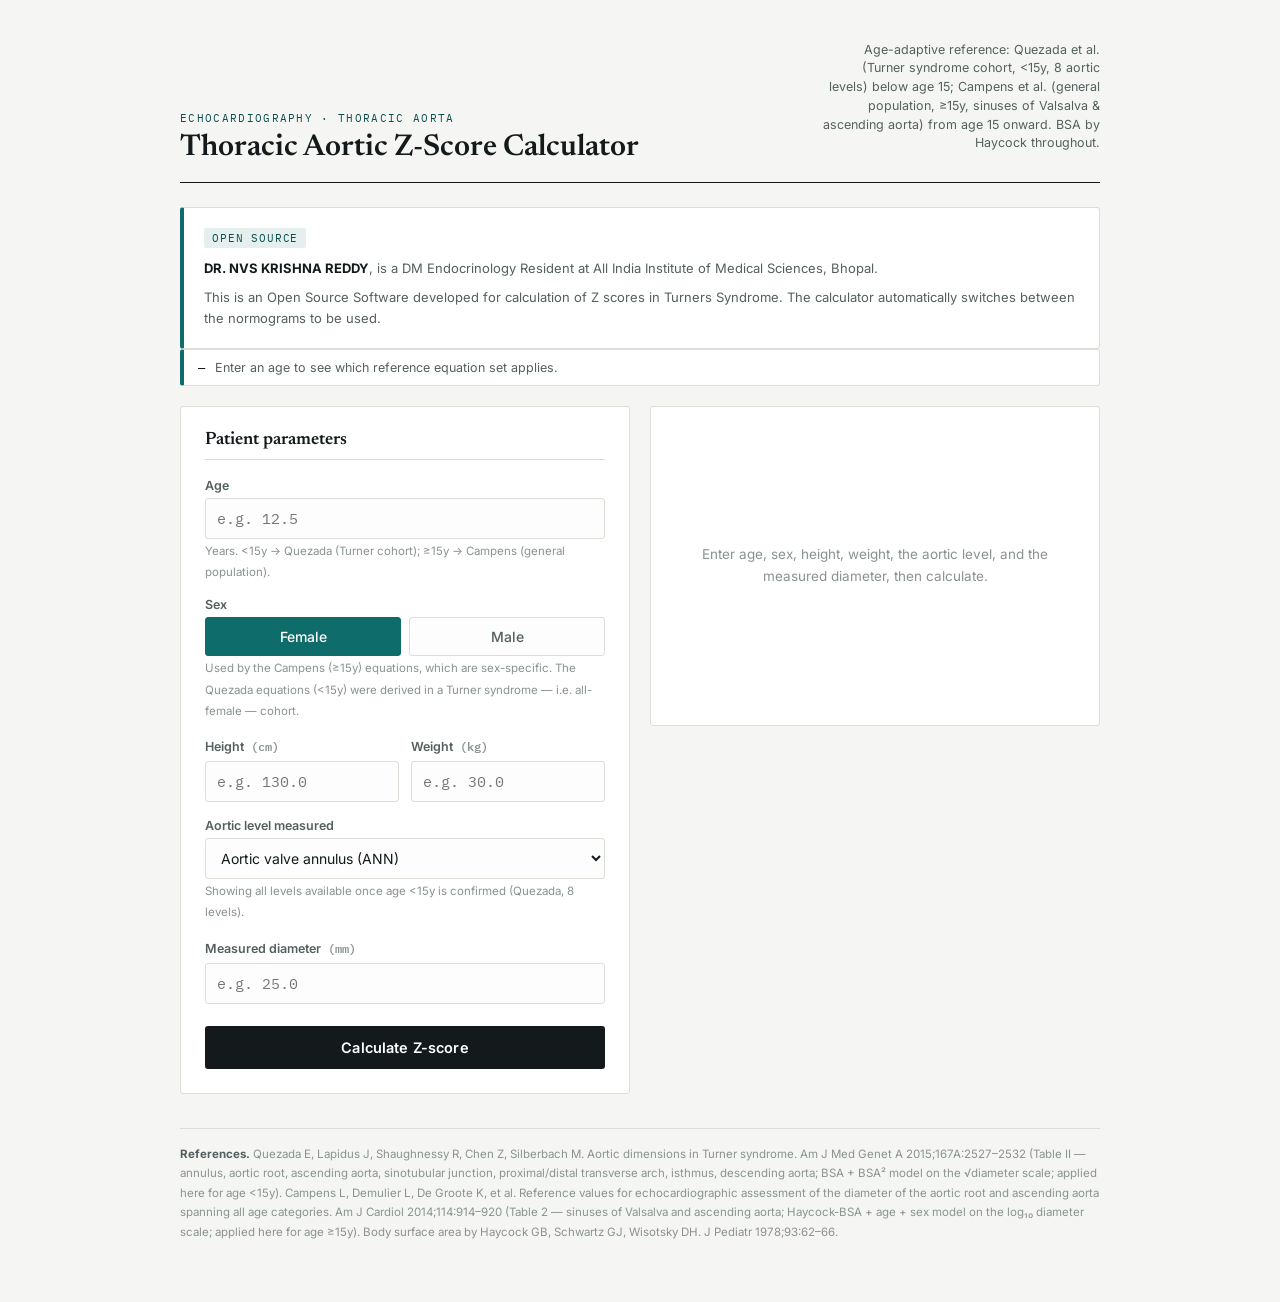
<file: aortic_zscore_calculator VERSION 3.html>
<!DOCTYPE html>
<html lang="en">
<head>
<meta charset="UTF-8">
<meta name="viewport" content="width=device-width, initial-scale=1.0">
<title>Thoracic Aortic Z-Score Calculator</title>
<link rel="preconnect" href="https://fonts.googleapis.com">
<link href="https://fonts.googleapis.com/css2?family=Newsreader:ital,opsz,wght@0,6..72,400;0,6..72,500;0,6..72,600;1,6..72,500&family=Inter:wght@400;500;600;700&family=IBM+Plex+Mono:wght@400;500;600&display=swap" rel="stylesheet">
<style>
  :root{
    --bg:#F5F6F3;
    --paper:#FFFFFF;
    --ink:#141A1B;
    --ink-soft:#54605F;
    --ink-faint:#8A938E;
    --line:#DBDFD8;
    --teal:#0E6C6B;
    --teal-dark:#0A4F4F;
    --teal-tint:#E4EFEE;
    --amber:#A6721E;
    --amber-tint:#F6EBD8;
    --coral:#B23A2E;
    --coral-tint:#F5E1DD;
    --slate:#5B6470;
    --slate-tint:#EAECEA;
    --sans:'Inter',system-ui,-apple-system,sans-serif;
    --serif:'Newsreader',Georgia,serif;
    --mono:'IBM Plex Mono',ui-monospace,monospace;
  }
  *{box-sizing:border-box;}
  body{
    margin:0;
    background:var(--bg);
    color:var(--ink);
    font-family:var(--sans);
    -webkit-font-smoothing:antialiased;
  }
  .app{
    max-width:960px;
    margin:0 auto;
    padding:28px 20px 60px;
  }
  .masthead{
    border-bottom:1.5px solid var(--ink);
    padding-bottom:16px;
    margin-bottom:24px;
    display:flex;
    justify-content:space-between;
    align-items:flex-end;
    gap:16px;
    flex-wrap:wrap;
  }
  .masthead .eyebrow{
    font-family:var(--mono);
    font-size:11px;
    letter-spacing:.12em;
    text-transform:uppercase;
    color:var(--teal-dark);
    margin:0 0 6px;
  }
  .masthead h1{
    font-family:var(--serif);
    font-weight:600;
    font-size:clamp(22px,4vw,30px);
    margin:0;
    line-height:1.15;
  }
  .masthead .rule-note{
    font-size:12.5px;
    color:var(--ink-soft);
    text-align:right;
    max-width:280px;
    line-height:1.5;
  }
  .branch-banner{
    display:flex;
    gap:10px;
    align-items:center;
    background:var(--paper);
    border:1px solid var(--line);
    border-left:4px solid var(--teal);
    border-radius:3px;
    padding:10px 14px;
    margin-bottom:20px;
    font-size:12.5px;
    color:var(--ink-soft);
  }
  .branch-banner strong{color:var(--ink);font-family:var(--mono);font-size:12px;}
  .grid{
    display:grid;
    grid-template-columns:1fr;
    gap:20px;
  }
  @media(min-width:780px){
    .grid{grid-template-columns:1fr 1fr;align-items:start;}
  }
  .card{
    background:var(--paper);
    border:1px solid var(--line);
    border-radius:3px;
    padding:24px;
  }
  .card h2{
    font-family:var(--serif);
    font-size:18px;
    font-weight:600;
    margin:0 0 18px;
    padding-bottom:10px;
    border-bottom:1px solid var(--line);
  }
  label{
    display:block;
    font-size:12.5px;
    font-weight:600;
    color:var(--ink-soft);
    margin-bottom:5px;
  }
  .field{margin-bottom:16px;}
  .field-row{display:grid;grid-template-columns:1fr 1fr;gap:12px;}
  input[type=number], select{
    width:100%;
    padding:10px 11px;
    border:1px solid var(--line);
    border-radius:3px;
    font-family:var(--mono);
    font-size:14.5px;
    color:var(--ink);
    background:#FCFDFC;
  }
  select{font-family:var(--sans);font-size:14px;}
  input[type=number]:focus, select:focus{
    outline:none;
    border-color:var(--teal);
    box-shadow:0 0 0 3px var(--teal-tint);
  }
  .unit{font-family:var(--mono);font-size:12px;color:var(--ink-faint);margin-left:4px;}
  .sex-toggle{display:flex;gap:8px;}
  .sex-toggle button{
    flex:1;
    padding:10px;
    border:1px solid var(--line);
    background:#FCFDFC;
    border-radius:3px;
    font-family:var(--sans);
    font-size:14px;
    font-weight:500;
    color:var(--ink-soft);
    cursor:pointer;
  }
  .sex-toggle button.active{
    background:var(--teal);
    border-color:var(--teal);
    color:#fff;
  }
  .compute-btn{
    width:100%;
    padding:13px;
    margin-top:6px;
    background:var(--ink);
    color:#fff;
    border:none;
    border-radius:3px;
    font-family:var(--sans);
    font-weight:600;
    font-size:14.5px;
    letter-spacing:.01em;
    cursor:pointer;
  }
  .compute-btn:hover{background:var(--teal-dark);}
  .hint{font-size:11.5px;color:var(--ink-faint);margin-top:4px;line-height:1.5;}

  .result-card{position:relative;}
  .result-card.empty{
    display:flex;
    align-items:center;
    justify-content:center;
    min-height:320px;
    color:var(--ink-faint);
    font-size:13.5px;
    text-align:center;
    padding:40px 24px;
    line-height:1.6;
  }
  .formula-tag{
    display:inline-block;
    font-family:var(--mono);
    font-size:10.5px;
    letter-spacing:.06em;
    text-transform:uppercase;
    padding:4px 8px;
    border-radius:2px;
    background:var(--teal-tint);
    color:var(--teal-dark);
    margin-bottom:6px;
  }
  .site-name{
    font-family:var(--serif);
    font-size:16px;
    font-weight:600;
    margin:2px 0 14px;
    color:var(--ink);
  }
  .z-display{
    display:flex;
    align-items:baseline;
    gap:10px;
    margin-bottom:6px;
  }
  .z-display .z-value{
    font-family:var(--serif);
    font-size:50px;
    font-weight:600;
    line-height:1;
  }
  .z-display .z-label{
    font-family:var(--mono);
    font-size:12px;
    color:var(--ink-faint);
    text-transform:uppercase;
    letter-spacing:.08em;
  }
  .verdict{
    font-size:13.5px;
    font-weight:600;
    margin-bottom:18px;
    padding:8px 12px;
    border-radius:3px;
    display:inline-block;
  }
  .verdict.normal{background:var(--teal-tint);color:var(--teal-dark);}
  .verdict.border{background:var(--amber-tint);color:var(--amber);}
  .verdict.dilated{background:var(--coral-tint);color:var(--coral);}
  .verdict.small{background:var(--slate-tint);color:var(--slate);}

  .gauge{margin:18px 0 20px;}
  .gauge svg{width:100%;height:auto;display:block;}

  .detail-table{
    width:100%;
    border-collapse:collapse;
    font-size:13px;
    margin-top:4px;
  }
  .detail-table tr{border-top:1px solid var(--line);}
  .detail-table tr:first-child{border-top:none;}
  .detail-table td{padding:8px 0;}
  .detail-table td:first-child{color:var(--ink-soft);}
  .detail-table td:last-child{
    text-align:right;
    font-family:var(--mono);
    font-weight:500;
  }

  .warn-box{
    margin-top:16px;
    padding:10px 12px;
    background:var(--amber-tint);
    border-left:3px solid var(--amber);
    font-size:12.5px;
    line-height:1.55;
    color:#5C4319;
    border-radius:2px;
  }
  .err-box{
    margin-top:16px;
    padding:10px 12px;
    background:var(--coral-tint);
    border-left:3px solid var(--coral);
    font-size:12.5px;
    line-height:1.55;
    color:#6B241C;
    border-radius:2px;
  }

  footer.citation{
    margin-top:34px;
    padding-top:16px;
    border-top:1px solid var(--line);
    font-size:11.5px;
    color:var(--ink-faint);
    line-height:1.7;
  }
  footer.citation strong{color:var(--ink-soft);}

  .about-box{
    margin-top:20px;
    background:var(--paper);
    border:1px solid var(--line);
    border-left:4px solid var(--teal);
    border-radius:3px;
    padding:18px 20px;
  }
  .about-box .oss-tag{
    display:inline-block;
    font-family:var(--mono);
    font-size:10.5px;
    letter-spacing:.08em;
    text-transform:uppercase;
    padding:3px 8px;
    border-radius:2px;
    background:var(--teal-tint);
    color:var(--teal-dark);
    margin-bottom:10px;
  }
  .about-box p{
    margin:0 0 8px;
    font-size:13px;
    line-height:1.65;
    color:var(--ink-soft);
  }
  .about-box p:last-child{margin-bottom:0;}
  .about-box strong{color:var(--ink);}
</style>
</head>
<body>
<div class="app">

  <div class="masthead">
    <div>
      <p class="eyebrow">Echocardiography · Thoracic aorta</p>
      <h1>Thoracic Aortic Z-Score Calculator</h1>
    </div>
    <p class="rule-note">Age-adaptive reference: Quezada et al. (Turner syndrome cohort, &lt;15y, 8 aortic levels) below age 15; Campens et al. (general population, ≥15y, sinuses of Valsalva &amp; ascending aorta) from age 15 onward. BSA by Haycock throughout.</p>
  </div>

  <div class="about-box">
    <span class="oss-tag">Open source</span>
    <p><strong>DR. NVS KRISHNA REDDY</strong>, is a DM Endocrinology Resident at All India Institute of Medical Sciences, Bhopal.</p>
    <p>This is an Open Source Software developed for calculation of Z scores in Turners Syndrome. The calculator automatically switches between the normograms to be used.</p>
  </div>

  <div class="branch-banner" id="branchBanner">
    <strong id="branchTag">—</strong>
    <span id="branchDesc">Enter an age to see which reference equation set applies.</span>
  </div>

  <div class="grid">
    <div class="card">
      <h2>Patient parameters</h2>
      <form id="calcForm">
        <div class="field">
          <label for="age">Age</label>
          <input type="number" id="age" step="0.1" min="0.1" max="100" placeholder="e.g. 12.5" required>
          <span class="hint">Years. &lt;15y → Quezada (Turner cohort); ≥15y → Campens (general population).</span>
        </div>

        <div class="field">
          <label>Sex</label>
          <div class="sex-toggle">
            <button type="button" data-sex="female" class="active">Female</button>
            <button type="button" data-sex="male">Male</button>
          </div>
          <span class="hint" id="sexHint">Used by the Campens (≥15y) equations, which are sex-specific. The Quezada equations (&lt;15y) were derived in a Turner syndrome — i.e. all-female — cohort.</span>
        </div>

        <div class="field-row">
          <div class="field">
            <label for="height">Height <span class="unit">(cm)</span></label>
            <input type="number" id="height" step="0.1" min="30" max="230" placeholder="e.g. 130.0" required>
          </div>
          <div class="field">
            <label for="weight">Weight <span class="unit">(kg)</span></label>
            <input type="number" id="weight" step="0.1" min="2" max="200" placeholder="e.g. 30.0" required>
          </div>
        </div>

        <div class="field">
          <label for="site">Aortic level measured</label>
          <select id="site"></select>
          <span class="hint" id="siteHint"></span>
        </div>

        <div class="field">
          <label for="diameter">Measured diameter <span class="unit">(mm)</span></label>
          <input type="number" id="diameter" step="0.1" min="3" max="80" placeholder="e.g. 25.0" required>
        </div>

        <button type="submit" class="compute-btn">Calculate Z-score</button>
      </form>
    </div>

    <div class="card result-card empty" id="resultCard">
      Enter age, sex, height, weight, the aortic level, and the measured diameter, then calculate.
    </div>
  </div>

  <footer class="citation">
    <strong>References.</strong> Quezada E, Lapidus J, Shaughnessy R, Chen Z, Silberbach M. Aortic dimensions in Turner syndrome. Am J Med Genet A 2015;167A:2527–2532 (Table II — annulus, aortic root, ascending aorta, sinotubular junction, proximal/distal transverse arch, isthmus, descending aorta; BSA + BSA² model on the √diameter scale; applied here for age &lt;15y). Campens L, Demulier L, De Groote K, et al. Reference values for echocardiographic assessment of the diameter of the aortic root and ascending aorta spanning all age categories. Am J Cardiol 2014;114:914–920 (Table 2 — sinuses of Valsalva and ascending aorta; Haycock-BSA + age + sex model on the log₁₀ diameter scale; applied here for age ≥15y). Body surface area by Haycock GB, Schwartz GJ, Wisotsky DH. J Pediatr 1978;93:62–66.
  </footer>
</div>

<script>
(function(){
  let sex = 'female';
  document.querySelectorAll('.sex-toggle button').forEach(btn=>{
    btn.addEventListener('click', ()=>{
      document.querySelectorAll('.sex-toggle button').forEach(b=>b.classList.remove('active'));
      btn.classList.add('active');
      sex = btn.dataset.sex;
    });
  });

  // ---- Reference coefficient tables ----

  // Quezada et al. 2015, Table II (Turner syndrome cohort, age <15y branch here)
  // predicted sqrt(diameter_cm) = intercept + bsaCoef*BSA + bsa2Coef*BSA^2 ; MSE on sqrt-cm scale
  const QUEZADA_SITES = {
    ANN:  { label:'Aortic valve annulus (ANN)',            intercept:0.891, bsaCoef:0.414, bsa2Coef:-0.081, mse:0.007 },
    AR:   { label:'Aortic root (AR, sinuses of Valsalva)',  intercept:1.035, bsaCoef:0.589, bsa2Coef:-0.129, mse:0.009 },
    AAO:  { label:'Ascending aorta (AAO)',                  intercept:0.942, bsaCoef:0.593, bsa2Coef:-0.122, mse:0.012 },
    STJ:  { label:'Sinotubular junction (STJ)',             intercept:0.895, bsaCoef:0.586, bsa2Coef:-0.124, mse:0.009 },
    PTA:  { label:'Proximal transverse arch (PTA)',         intercept:0.881, bsaCoef:0.539, bsa2Coef:-0.107, mse:0.012 },
    DTA:  { label:'Distal transverse arch (DTA)',           intercept:0.844, bsaCoef:0.428, bsa2Coef:-0.072, mse:0.012 },
    ISTH: { label:'Aortic isthmus (ISTH)',                  intercept:0.895, bsaCoef:0.279, bsa2Coef:-0.038, mse:0.014 },
    DAO:  { label:'Descending aorta at diaphragm (DAO)',    intercept:0.676, bsaCoef:0.503, bsa2Coef:-0.094, mse:0.009 }
  };

  // Campens et al. 2014, Table 2 — Haycock-BSA (BSA_H) rows only, per instruction to use Haycock
  // predicted log10(diameter_mm) = intercept + ageCoef*log10(age) + bsaCoef*BSA_H ; SEE on log10-mm scale
  const CAMPENS_SITES = {
    SoV: {
      label:'Aortic root (sinuses of Valsalva, SoV)',
      male:   { intercept:1.115, ageCoef:0.137, bsaCoef:0.094, see:0.0388 },
      female: { intercept:1.112, ageCoef:0.132, bsaCoef:0.080, see:0.0427 }
    },
    AA: {
      label:'Ascending aorta (AA)',
      male:   { intercept:1.038, ageCoef:0.187, bsaCoef:0.068, see:0.0433 },
      female: { intercept:1.006, ageCoef:0.172, bsaCoef:0.087, see:0.0450 }
    }
  };

  function haycockBSA(heightCm, weightKg){
    return 0.024265 * Math.pow(heightCm, 0.3964) * Math.pow(weightKg, 0.5378);
  }

  function quezadaZ(siteKey, bsa, diameterMm){
    const c = QUEZADA_SITES[siteKey];
    const diameterCm = diameterMm / 10;
    const predictedSqrt = c.intercept + c.bsaCoef*bsa + c.bsa2Coef*Math.pow(bsa,2);
    const see = Math.sqrt(c.mse);
    const z = (Math.sqrt(diameterCm) - predictedSqrt) / see;
    const predictedMm = Math.pow(predictedSqrt,2) * 10;
    return { z, see, predictedMm, ulnMm: null, formulaLabel:'Quezada 2015 · Turner cohort · BSA(Haycock)', siteLabel:c.label };
  }

  function campensZ(siteKey, bsaH, ageYears, sexVal, diameterMm){
    const c = CAMPENS_SITES[siteKey][sexVal];
    const predictedLog10 = c.intercept + c.ageCoef*Math.log10(ageYears) + c.bsaCoef*bsaH;
    const z = (Math.log10(diameterMm) - predictedLog10) / c.see;
    const predictedMm = Math.pow(10, predictedLog10);
    const ulnMm = Math.pow(10, predictedLog10 + 1.96*c.see);
    return { z, see:c.see, predictedMm, ulnMm, formulaLabel:'Campens 2014 · general population · BSA(Haycock), sex: '+sexVal, siteLabel:CAMPENS_SITES[siteKey].label };
  }

  function verdictFor(z){
    if(z > 3) return {cls:'dilated', text:'Z > 3 — markedly dilated'};
    if(z > 2) return {cls:'border', text:'Z 2–3 — above normal range'};
    if(z >= -2) return {cls:'normal', text:'Within normal range (|Z| ≤ 2)'};
    return {cls:'small', text:'Z < −2 — below normal range'};
  }

  function gaugeSVG(z){
    const clampedZ = Math.max(-4, Math.min(4, z));
    const w = 560, h = 90;
    const marginX = 30;
    const trackW = w - marginX*2;
    const xForZ = (zz)=> marginX + ((zz + 4)/8)*trackW;
    const zoneStops = [
      {from:-4, to:-2, color:'#8A938E'},
      {from:-2, to:2, color:'#0E6C6B'},
      {from:2, to:3, color:'#A6721E'},
      {from:3, to:4, color:'#B23A2E'}
    ];
    let rects = zoneStops.map(zn=>{
      const x1 = xForZ(zn.from), x2 = xForZ(zn.to);
      return `<rect x="${x1}" y="34" width="${x2-x1}" height="14" fill="${zn.color}" opacity="0.85"/>`;
    }).join('');
    const markerX = xForZ(clampedZ);
    const labels = [-4,-2,0,2,4].map(v=>{
      const x = xForZ(v);
      return `<text x="${x}" y="66" font-family="IBM Plex Mono, monospace" font-size="11" fill="#8A938E" text-anchor="middle">${v}</text>`;
    }).join('');
    const ticks = [-4,-2,0,2,4].map(v=>{
      const x = xForZ(v);
      return `<line x1="${x}" y1="34" x2="${x}" y2="48" stroke="#fff" stroke-width="1.5"/>`;
    }).join('');
    return `<svg viewBox="0 0 ${w} ${h}" xmlns="http://www.w3.org/2000/svg">
      <rect x="${marginX}" y="34" width="${trackW}" height="14" rx="2" fill="#EAECEA"/>
      ${rects}
      ${ticks}
      ${labels}
      <line x1="${markerX}" y1="22" x2="${markerX}" y2="52" stroke="#141A1B" stroke-width="2.5"/>
      <polygon points="${markerX-6},14 ${markerX+6},14 ${markerX},24" fill="#141A1B"/>
    </svg>`;
  }

  // ---- Dynamic branch / site handling ----
  const ageInput = document.getElementById('age');
  const siteSelect = document.getElementById('site');
  const branchTag = document.getElementById('branchTag');
  const branchDesc = document.getElementById('branchDesc');
  const siteHint = document.getElementById('siteHint');

  function currentBranch(){
    const age = parseFloat(ageInput.value);
    if(isNaN(age)) return null;
    return age < 15 ? 'quezada' : 'campens';
  }

  function refreshSiteOptions(){
    const branch = currentBranch();
    const prevValue = siteSelect.value;
    siteSelect.innerHTML = '';

    if(branch === null){
      branchTag.textContent = '—';
      branchDesc.textContent = 'Enter an age to see which reference equation set applies.';
      Object.keys(QUEZADA_SITES).forEach(k=>{
        const opt = document.createElement('option');
        opt.value = k; opt.textContent = QUEZADA_SITES[k].label;
        siteSelect.appendChild(opt);
      });
      siteHint.textContent = 'Showing all levels available once age <15y is confirmed (Quezada, 8 levels).';
      return;
    }

    if(branch === 'quezada'){
      branchTag.textContent = 'Age < 15y → Quezada 2015';
      branchDesc.textContent = 'Turner syndrome cohort (all-female). 8 aortic levels available, BSA+BSA² model on √diameter.';
      Object.keys(QUEZADA_SITES).forEach(k=>{
        const opt = document.createElement('option');
        opt.value = k; opt.textContent = QUEZADA_SITES[k].label;
        siteSelect.appendChild(opt);
      });
      siteHint.textContent = 'Quezada 2015, Table II. Derived in girls/women with Turner syndrome.';
    } else {
      branchTag.textContent = 'Age ≥ 15y → Campens 2014';
      branchDesc.textContent = 'General population cohort. 2 levels available (sinuses of Valsalva, ascending aorta), age+BSA(Haycock)+sex model on log₁₀(diameter).';
      Object.keys(CAMPENS_SITES).forEach(k=>{
        const opt = document.createElement('option');
        opt.value = k; opt.textContent = CAMPENS_SITES[k].label;
        siteSelect.appendChild(opt);
      });
      siteHint.textContent = 'Campens 2014, Table 2 (Haycock-BSA rows). Only SoV and AA have published equations in this dataset for ≥15y.';
    }

    if([...siteSelect.options].some(o=>o.value===prevValue)){
      siteSelect.value = prevValue;
    }
  }

  ageInput.addEventListener('input', refreshSiteOptions);
  refreshSiteOptions();

  document.getElementById('calcForm').addEventListener('submit', function(e){
    e.preventDefault();
    const age = parseFloat(ageInput.value);
    const height = parseFloat(document.getElementById('height').value);
    const weight = parseFloat(document.getElementById('weight').value);
    const diameterMm = parseFloat(document.getElementById('diameter').value);
    const siteKey = siteSelect.value;

    const card = document.getElementById('resultCard');
    card.classList.remove('empty');

    if(isNaN(age) || isNaN(height) || isNaN(weight) || isNaN(diameterMm) || !siteKey){
      card.innerHTML = `<div class="err-box">Please complete all fields before calculating.</div>`;
      return;
    }

    const bsa = haycockBSA(height, weight);
    const branch = age < 15 ? 'quezada' : 'campens';
    let result;

    if(branch === 'quezada'){
      result = quezadaZ(siteKey, bsa, diameterMm);
    } else {
      result = campensZ(siteKey, bsa, age, sex, diameterMm);
    }

    const v = verdictFor(result.z);

    let warnHtml = '';
    if(branch === 'quezada' && sex === 'male'){
      warnHtml = `<div class="warn-box">The Quezada equations were derived exclusively in girls and women with Turner syndrome. Applicability to a male patient under 15 has not been established — interpret this Z-score with caution.</div>`;
    }

    card.innerHTML = `
      <span class="formula-tag">${result.formulaLabel}</span>
      <div class="site-name">${result.siteLabel}</div>
      <div class="z-display">
        <span class="z-value">${result.z >= 0 ? '+' : ''}${result.z.toFixed(2)}</span>
        <span class="z-label">Z-score</span>
      </div>
      <span class="verdict ${v.cls}">${v.text}</span>
      <div class="gauge">${gaugeSVG(result.z)}</div>
      <table class="detail-table">
        <tr><td>BSA (Haycock)</td><td>${bsa.toFixed(3)} m²</td></tr>
        <tr><td>Measured diameter</td><td>${diameterMm.toFixed(1)} mm</td></tr>
        <tr><td>Predicted mean diameter</td><td>${result.predictedMm.toFixed(1)} mm</td></tr>
        ${result.ulnMm ? `<tr><td>Upper limit of normal (Z 1.96)</td><td>${result.ulnMm.toFixed(1)} mm</td></tr>` : ''}
        <tr><td>Residual SEE (log/sqrt scale)</td><td>${result.see.toFixed(4)}</td></tr>
        <tr><td>Reference equation age band</td><td>${branch === 'quezada' ? '< 15 years' : '≥ 15 years'}</td></tr>
      </table>
      ${warnHtml}
    `;
  });
})();
</script>
</body>
</html>
</file>
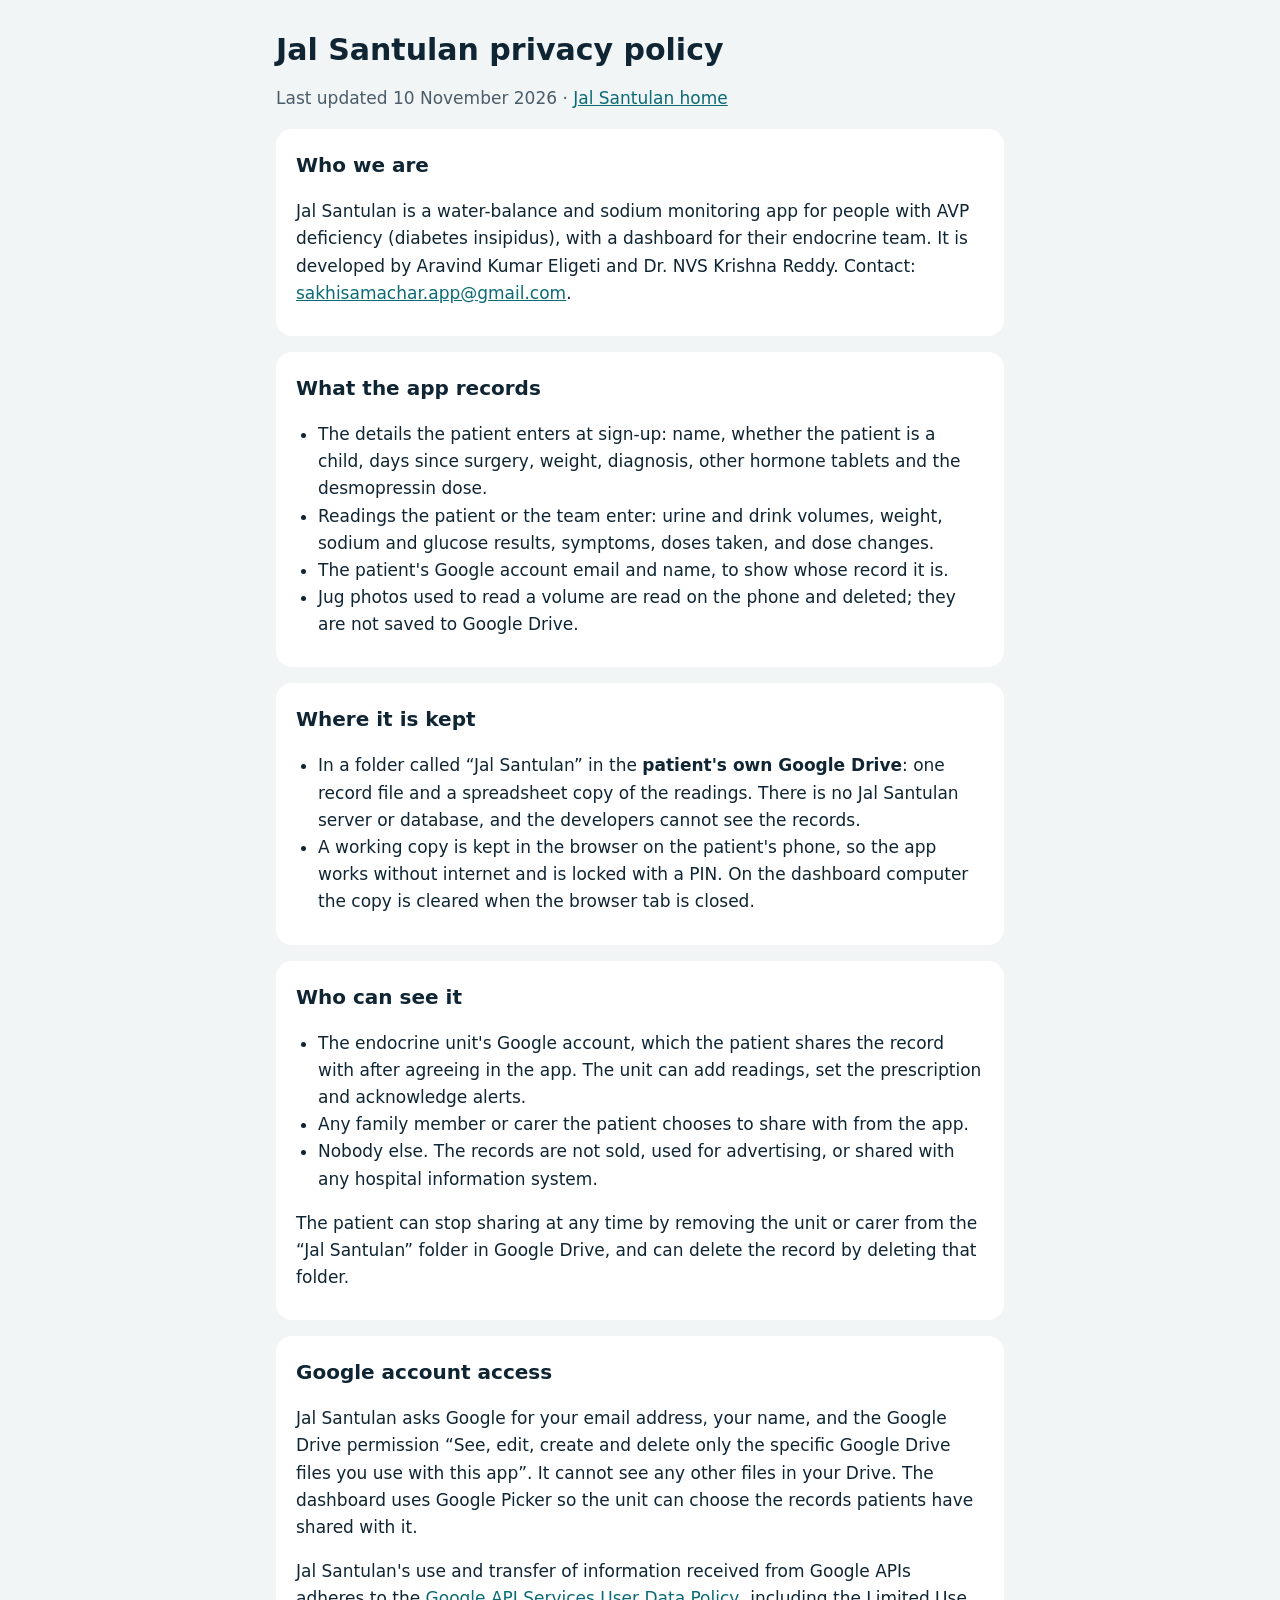
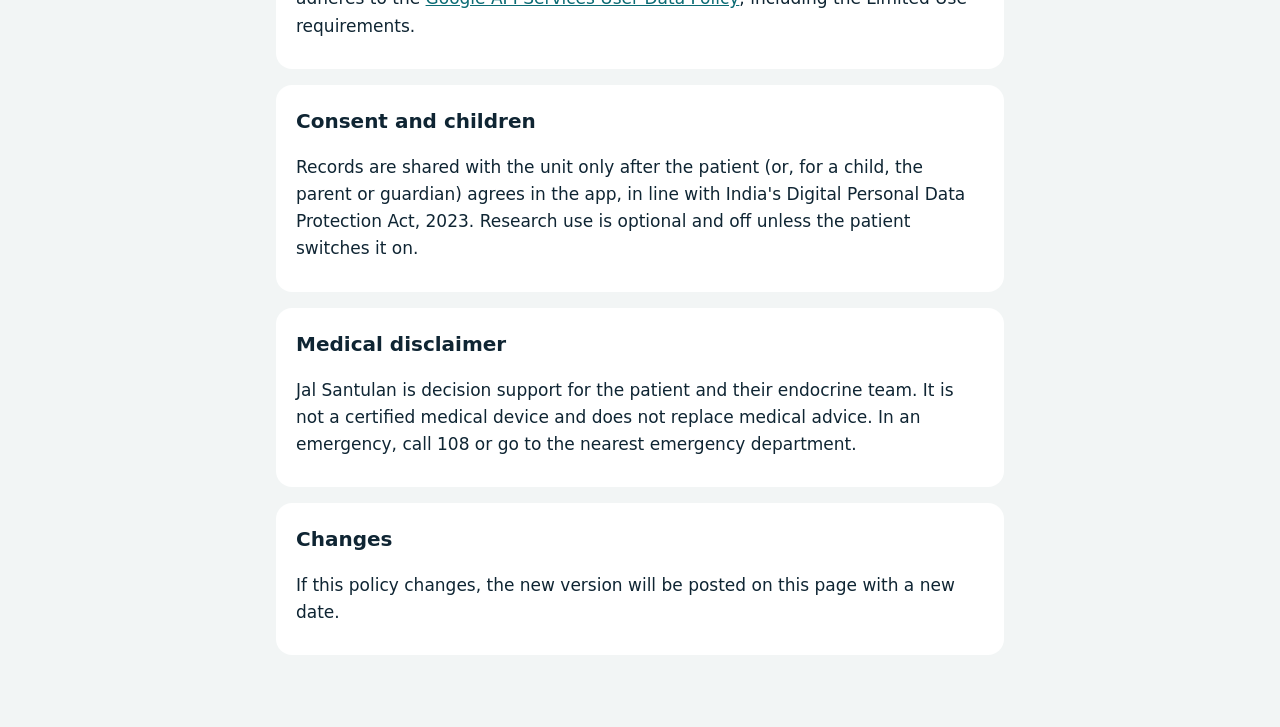
<file: jal-santulan/privacy.html>
<!doctype html>
<html lang="en">
<head>
<meta charset="utf-8">
<meta name="viewport" content="width=device-width, initial-scale=1">
<title>Jal Santulan Privacy</title>
<meta name="description" content="How Jal Santulan handles patient records: kept in the patient's own Google Drive and shared only with their endocrine team.">
<style>
:root { --bg: #F2F5F5; --surface: #FFFFFF; --fg: #0F2533; --muted: #4A5C69; --accent: #0B6B74; color-scheme: light; }
@media (prefers-color-scheme: dark) { :root { --bg: #0D171B; --surface: #152228; --fg: #E5EEF1; --muted: #A3B5BF; --accent: #53B8C1; color-scheme: dark; } }
* { box-sizing: border-box; }
body { margin: 0; background: var(--bg); color: var(--fg); font: 17px/1.6 system-ui, -apple-system, 'Segoe UI', sans-serif; }
main { max-width: 760px; margin: 0 auto; padding: 32px 16px 56px; }
section { background: var(--surface); border-radius: 16px; padding: 4px 20px 12px; margin: 16px 0; }
h1 { font-size: 30px; line-height: 1.2; margin: 0 0 4px; } h2 { font-size: 20px; margin: 16px 0 6px; }
p, li { max-width: 68ch; } ul { padding-left: 22px; }
.muted { color: var(--muted); } a { color: var(--accent); }
</style>
</head>
<body>
<main>
  <h1>Jal Santulan privacy policy</h1>
  <p class="muted">Last updated 10 November 2026 · <a href="./">Jal Santulan home</a></p>

  <section>
    <h2>Who we are</h2>
    <p>Jal Santulan is a water-balance and sodium monitoring app for people with AVP deficiency (diabetes insipidus), with a dashboard for their endocrine team. It is developed by Aravind Kumar Eligeti and Dr. NVS Krishna Reddy. Contact: <a href="mailto:sakhisamachar.app@gmail.com">sakhisamachar.app@gmail.com</a>.</p>
  </section>

  <section>
    <h2>What the app records</h2>
    <ul>
      <li>The details the patient enters at sign-up: name, whether the patient is a child, days since surgery, weight, diagnosis, other hormone tablets and the desmopressin dose.</li>
      <li>Readings the patient or the team enter: urine and drink volumes, weight, sodium and glucose results, symptoms, doses taken, and dose changes.</li>
      <li>The patient's Google account email and name, to show whose record it is.</li>
      <li>Jug photos used to read a volume are read on the phone and deleted; they are not saved to Google Drive.</li>
    </ul>
  </section>

  <section>
    <h2>Where it is kept</h2>
    <ul>
      <li>In a folder called “Jal Santulan” in the <b>patient's own Google Drive</b>: one record file and a spreadsheet copy of the readings. There is no Jal Santulan server or database, and the developers cannot see the records.</li>
      <li>A working copy is kept in the browser on the patient's phone, so the app works without internet and is locked with a PIN. On the dashboard computer the copy is cleared when the browser tab is closed.</li>
    </ul>
  </section>

  <section>
    <h2>Who can see it</h2>
    <ul>
      <li>The endocrine unit's Google account, which the patient shares the record with after agreeing in the app. The unit can add readings, set the prescription and acknowledge alerts.</li>
      <li>Any family member or carer the patient chooses to share with from the app.</li>
      <li>Nobody else. The records are not sold, used for advertising, or shared with any hospital information system.</li>
    </ul>
    <p>The patient can stop sharing at any time by removing the unit or carer from the “Jal Santulan” folder in Google Drive, and can delete the record by deleting that folder.</p>
  </section>

  <section>
    <h2>Google account access</h2>
    <p>Jal Santulan asks Google for your email address, your name, and the Google Drive permission “See, edit, create and delete only the specific Google Drive files you use with this app”. It cannot see any other files in your Drive. The dashboard uses Google Picker so the unit can choose the records patients have shared with it.</p>
    <p>Jal Santulan's use and transfer of information received from Google APIs adheres to the <a href="https://developers.google.com/terms/api-services-user-data-policy">Google API Services User Data Policy</a>, including the Limited Use requirements.</p>
  </section>

  <section>
    <h2>Consent and children</h2>
    <p>Records are shared with the unit only after the patient (or, for a child, the parent or guardian) agrees in the app, in line with India's Digital Personal Data Protection Act, 2023. Research use is optional and off unless the patient switches it on.</p>
  </section>

  <section>
    <h2>Medical disclaimer</h2>
    <p>Jal Santulan is decision support for the patient and their endocrine team. It is not a certified medical device and does not replace medical advice. In an emergency, call 108 or go to the nearest emergency department.</p>
  </section>

  <section>
    <h2>Changes</h2>
    <p>If this policy changes, the new version will be posted on this page with a new date.</p>
  </section>
</main>
</body>
</html>
</file>
<file: jal-santulan/dashboard/assets/index-DZSNQnsZ.css>
:root{--bg: #F2F5F5;--surface: #FFFFFF;--sunk: #E8EEEF;--fg: #0F2533;--muted: #4A5C69;--line: #D3DCE0;--accent: #0B6B74;--on-accent: #FFFFFF;--accent-soft: #DDEFF0;--amber: #7E4300;--amber-soft: #FFF0D6;--amber-line: #E2B060;--red: #A61F14;--red-soft: #FCE6E3;--red-line: #E3A39C;--emerg: #7A1A12;--on-emerg: #FFFFFF;--good: #1B6535;--good-soft: #DCF1E3;--blue: #1D4FB8;--blue-soft: #E6EDFC;--bar: #9ACFD4;--font: "Atkinson Hyperlegible", system-ui, -apple-system, "Segoe UI", sans-serif;color-scheme:light}@media(prefers-color-scheme:dark){:root{--bg: #0D171B;--surface: #152228;--sunk: #1B2B32;--fg: #E5EEF1;--muted: #A3B5BF;--line: #2B3D45;--accent: #53B8C1;--on-accent: #05272B;--accent-soft: #163A3F;--amber: #F3BC6B;--amber-soft: #35270F;--amber-line: #7A5520;--red: #F5948B;--red-soft: #3B1714;--red-line: #7A2C25;--emerg: #8E2016;--good: #7FD39B;--good-soft: #14321F;--blue: #93B4F5;--blue-soft: #17243F;--bar: #2E6C72;color-scheme:dark}}*{box-sizing:border-box}body{margin:0;background:var(--bg);color:var(--fg);font:16px/1.45 var(--font)}h1,h2,h3{margin:0;line-height:1.2;text-wrap:balance}h1{font-size:24px}h2{font-size:19px}h3{font-size:16px}p{margin:0}a{color:var(--accent)}.wrap{max-width:1180px;margin:0 auto;padding:16px max(16px,env(safe-area-inset-right)) 40px max(16px,env(safe-area-inset-left));display:flex;flex-direction:column;gap:14px}.top{background:var(--fg);color:var(--bg)}.top .wrap{flex-direction:row;flex-wrap:wrap;align-items:center;justify-content:space-between;padding-block:12px;gap:10px}.top a,.top button{color:var(--bg)}.brand{display:flex;align-items:center;gap:10px;font-weight:700;font-size:18px}.logo{width:34px;height:34px;border-radius:10px;background:var(--accent);display:grid;place-items:center}.card{background:var(--surface);border-radius:14px;padding:16px;display:flex;flex-direction:column;gap:10px;min-width:0}.row{display:flex;gap:10px;align-items:center;flex-wrap:wrap}.between{justify-content:space-between}.muted{color:var(--muted)}.small{font-size:14px}.tiny{font-size:13px}.num{font-variant-numeric:tabular-nums}.split{display:flex;flex-wrap:wrap;gap:16px;align-items:flex-start}.split>.main{flex:999 1 560px;min-width:0;display:flex;flex-direction:column;gap:14px}.split>.side{flex:1 1 300px;min-width:0;display:flex;flex-direction:column;gap:14px}.grid{display:grid;gap:10px;grid-template-columns:repeat(auto-fill,minmax(min(100%,300px),1fr))}.tiles{display:grid;gap:10px;grid-template-columns:repeat(5,minmax(0,1fr))}@media(max-width:640px){.tiles{grid-template-columns:repeat(3,minmax(0,1fr))}}.tile{background:var(--surface);border-radius:14px;padding:12px 14px;display:flex;flex-direction:column;gap:4px}.tile .v{font-size:26px;font-weight:700}button,.btn{font:inherit;font-weight:700;border-radius:10px;border:1px solid var(--line);background:var(--surface);color:var(--fg);min-height:44px;padding:0 14px;cursor:pointer;display:inline-flex;align-items:center;justify-content:center;gap:8px;text-decoration:none}button:focus-visible,input:focus-visible,select:focus-visible,a:focus-visible{outline:3px solid var(--accent);outline-offset:2px}button:disabled{opacity:.5;cursor:not-allowed}.primary{background:var(--accent);color:var(--on-accent);border-color:var(--accent)}.danger{background:var(--red);color:var(--surface);border-color:var(--red)}.ghost{background:transparent;border-color:transparent;color:var(--accent);padding:0 6px}.top .ghost{color:var(--bg)}.pcard{text-align:left;align-items:stretch;justify-content:flex-start;font-weight:400;min-height:0;padding:14px 16px;border-radius:14px;flex-direction:column;gap:6px;display:flex}.pcard.emergency{border:2px solid var(--emerg)}label.field{display:flex;flex-direction:column;gap:6px;font-size:14px;font-weight:700;color:var(--muted)}input,select{font:inherit;color:var(--fg);background:var(--surface);border:1px solid var(--line);border-radius:10px;min-height:44px;padding:0 12px;width:100%}input[type=checkbox],input[type=radio]{width:20px;height:20px;min-height:0;accent-color:var(--accent);margin:0;flex:none}.check{display:flex;gap:10px;align-items:flex-start;font-size:15px;color:var(--fg);padding:4px 0}.choice{border:1px solid var(--line);border-radius:10px;padding:10px}.choice.on{border:2px solid var(--accent);background:var(--accent-soft)}.fields{display:grid;gap:10px;grid-template-columns:repeat(auto-fit,minmax(min(100%,200px),1fr))}.pill{display:inline-flex;align-items:center;border-radius:999px;padding:3px 10px;font-size:13px;font-weight:700;white-space:nowrap}.p-emergency{background:var(--emerg);color:var(--on-emerg)}.p-red{background:var(--red-soft);color:var(--red);border:1px solid var(--red-line)}.p-amber{background:var(--amber-soft);color:var(--amber);border:1px solid var(--amber-line)}.p-green{background:var(--good-soft);color:var(--good)}.p-nodata{background:var(--sunk);color:var(--muted)}.alert{border-radius:14px;padding:14px 16px;display:flex;flex-direction:column;gap:6px}.a-red{background:var(--red-soft);color:var(--red);border:1px solid var(--red-line)}.a-amber{background:var(--amber-soft);color:var(--amber);border:1px solid var(--amber-line)}.a-blue{background:var(--blue-soft);color:var(--blue)}.a-emergency{background:var(--emerg);color:var(--on-emerg)}.list{display:flex;flex-direction:column}.li{display:flex;justify-content:space-between;gap:10px;align-items:center;padding:9px 0;border-bottom:1px solid var(--line);min-width:0}.li:last-child{border-bottom:0}.feedrow{display:flex;flex-direction:column;align-items:stretch;gap:2px;text-align:left;font-weight:400;min-height:0;padding:10px 0;border:0;border-bottom:1px solid var(--line);border-radius:0;background:transparent;width:100%}.tablebox{overflow-x:auto}table{border-collapse:collapse;width:100%;font-size:14px}th,td{text-align:left;padding:8px 6px;border-bottom:1px solid var(--line);white-space:nowrap}th{color:var(--muted);font-size:13px}.chart text{fill:var(--muted);font-size:12px;font-family:var(--font)}.chart .na text{fill:var(--fg);font-weight:700}.modal{position:fixed;inset:0;background:#0514198c;display:grid;place-items:center;z-index:20;padding:16px}.sheet{background:var(--bg);width:100%;max-width:520px;max-height:92vh;overflow:auto;border-radius:16px;padding:18px;display:flex;flex-direction:column;gap:12px}.code{font-size:34px;font-weight:700;letter-spacing:.2em}.toast{position:fixed;left:50%;transform:translate(-50%);bottom:24px;background:var(--fg);color:var(--bg);padding:10px 16px;border-radius:999px;font-weight:700;z-index:30}.err{color:var(--red);font-weight:700}@media(prefers-reduced-motion:reduce){*{transition:none!important;animation:none!important}}.demo-bar{background:var(--amber-soft);color:var(--amber);font-size:14px;font-weight:700}.demo-bar .wrap{padding-block:8px;flex-direction:row;flex-wrap:wrap;gap:8px}.demo-bar a{color:var(--amber)}
</file>
<file: jal-santulan/demo/dashboard/assets/index-DZSNQnsZ.css>
:root{--bg: #F2F5F5;--surface: #FFFFFF;--sunk: #E8EEEF;--fg: #0F2533;--muted: #4A5C69;--line: #D3DCE0;--accent: #0B6B74;--on-accent: #FFFFFF;--accent-soft: #DDEFF0;--amber: #7E4300;--amber-soft: #FFF0D6;--amber-line: #E2B060;--red: #A61F14;--red-soft: #FCE6E3;--red-line: #E3A39C;--emerg: #7A1A12;--on-emerg: #FFFFFF;--good: #1B6535;--good-soft: #DCF1E3;--blue: #1D4FB8;--blue-soft: #E6EDFC;--bar: #9ACFD4;--font: "Atkinson Hyperlegible", system-ui, -apple-system, "Segoe UI", sans-serif;color-scheme:light}@media(prefers-color-scheme:dark){:root{--bg: #0D171B;--surface: #152228;--sunk: #1B2B32;--fg: #E5EEF1;--muted: #A3B5BF;--line: #2B3D45;--accent: #53B8C1;--on-accent: #05272B;--accent-soft: #163A3F;--amber: #F3BC6B;--amber-soft: #35270F;--amber-line: #7A5520;--red: #F5948B;--red-soft: #3B1714;--red-line: #7A2C25;--emerg: #8E2016;--good: #7FD39B;--good-soft: #14321F;--blue: #93B4F5;--blue-soft: #17243F;--bar: #2E6C72;color-scheme:dark}}*{box-sizing:border-box}body{margin:0;background:var(--bg);color:var(--fg);font:16px/1.45 var(--font)}h1,h2,h3{margin:0;line-height:1.2;text-wrap:balance}h1{font-size:24px}h2{font-size:19px}h3{font-size:16px}p{margin:0}a{color:var(--accent)}.wrap{max-width:1180px;margin:0 auto;padding:16px max(16px,env(safe-area-inset-right)) 40px max(16px,env(safe-area-inset-left));display:flex;flex-direction:column;gap:14px}.top{background:var(--fg);color:var(--bg)}.top .wrap{flex-direction:row;flex-wrap:wrap;align-items:center;justify-content:space-between;padding-block:12px;gap:10px}.top a,.top button{color:var(--bg)}.brand{display:flex;align-items:center;gap:10px;font-weight:700;font-size:18px}.logo{width:34px;height:34px;border-radius:10px;background:var(--accent);display:grid;place-items:center}.card{background:var(--surface);border-radius:14px;padding:16px;display:flex;flex-direction:column;gap:10px;min-width:0}.row{display:flex;gap:10px;align-items:center;flex-wrap:wrap}.between{justify-content:space-between}.muted{color:var(--muted)}.small{font-size:14px}.tiny{font-size:13px}.num{font-variant-numeric:tabular-nums}.split{display:flex;flex-wrap:wrap;gap:16px;align-items:flex-start}.split>.main{flex:999 1 560px;min-width:0;display:flex;flex-direction:column;gap:14px}.split>.side{flex:1 1 300px;min-width:0;display:flex;flex-direction:column;gap:14px}.grid{display:grid;gap:10px;grid-template-columns:repeat(auto-fill,minmax(min(100%,300px),1fr))}.tiles{display:grid;gap:10px;grid-template-columns:repeat(5,minmax(0,1fr))}@media(max-width:640px){.tiles{grid-template-columns:repeat(3,minmax(0,1fr))}}.tile{background:var(--surface);border-radius:14px;padding:12px 14px;display:flex;flex-direction:column;gap:4px}.tile .v{font-size:26px;font-weight:700}button,.btn{font:inherit;font-weight:700;border-radius:10px;border:1px solid var(--line);background:var(--surface);color:var(--fg);min-height:44px;padding:0 14px;cursor:pointer;display:inline-flex;align-items:center;justify-content:center;gap:8px;text-decoration:none}button:focus-visible,input:focus-visible,select:focus-visible,a:focus-visible{outline:3px solid var(--accent);outline-offset:2px}button:disabled{opacity:.5;cursor:not-allowed}.primary{background:var(--accent);color:var(--on-accent);border-color:var(--accent)}.danger{background:var(--red);color:var(--surface);border-color:var(--red)}.ghost{background:transparent;border-color:transparent;color:var(--accent);padding:0 6px}.top .ghost{color:var(--bg)}.pcard{text-align:left;align-items:stretch;justify-content:flex-start;font-weight:400;min-height:0;padding:14px 16px;border-radius:14px;flex-direction:column;gap:6px;display:flex}.pcard.emergency{border:2px solid var(--emerg)}label.field{display:flex;flex-direction:column;gap:6px;font-size:14px;font-weight:700;color:var(--muted)}input,select{font:inherit;color:var(--fg);background:var(--surface);border:1px solid var(--line);border-radius:10px;min-height:44px;padding:0 12px;width:100%}input[type=checkbox],input[type=radio]{width:20px;height:20px;min-height:0;accent-color:var(--accent);margin:0;flex:none}.check{display:flex;gap:10px;align-items:flex-start;font-size:15px;color:var(--fg);padding:4px 0}.choice{border:1px solid var(--line);border-radius:10px;padding:10px}.choice.on{border:2px solid var(--accent);background:var(--accent-soft)}.fields{display:grid;gap:10px;grid-template-columns:repeat(auto-fit,minmax(min(100%,200px),1fr))}.pill{display:inline-flex;align-items:center;border-radius:999px;padding:3px 10px;font-size:13px;font-weight:700;white-space:nowrap}.p-emergency{background:var(--emerg);color:var(--on-emerg)}.p-red{background:var(--red-soft);color:var(--red);border:1px solid var(--red-line)}.p-amber{background:var(--amber-soft);color:var(--amber);border:1px solid var(--amber-line)}.p-green{background:var(--good-soft);color:var(--good)}.p-nodata{background:var(--sunk);color:var(--muted)}.alert{border-radius:14px;padding:14px 16px;display:flex;flex-direction:column;gap:6px}.a-red{background:var(--red-soft);color:var(--red);border:1px solid var(--red-line)}.a-amber{background:var(--amber-soft);color:var(--amber);border:1px solid var(--amber-line)}.a-blue{background:var(--blue-soft);color:var(--blue)}.a-emergency{background:var(--emerg);color:var(--on-emerg)}.list{display:flex;flex-direction:column}.li{display:flex;justify-content:space-between;gap:10px;align-items:center;padding:9px 0;border-bottom:1px solid var(--line);min-width:0}.li:last-child{border-bottom:0}.feedrow{display:flex;flex-direction:column;align-items:stretch;gap:2px;text-align:left;font-weight:400;min-height:0;padding:10px 0;border:0;border-bottom:1px solid var(--line);border-radius:0;background:transparent;width:100%}.tablebox{overflow-x:auto}table{border-collapse:collapse;width:100%;font-size:14px}th,td{text-align:left;padding:8px 6px;border-bottom:1px solid var(--line);white-space:nowrap}th{color:var(--muted);font-size:13px}.chart text{fill:var(--muted);font-size:12px;font-family:var(--font)}.chart .na text{fill:var(--fg);font-weight:700}.modal{position:fixed;inset:0;background:#0514198c;display:grid;place-items:center;z-index:20;padding:16px}.sheet{background:var(--bg);width:100%;max-width:520px;max-height:92vh;overflow:auto;border-radius:16px;padding:18px;display:flex;flex-direction:column;gap:12px}.code{font-size:34px;font-weight:700;letter-spacing:.2em}.toast{position:fixed;left:50%;transform:translate(-50%);bottom:24px;background:var(--fg);color:var(--bg);padding:10px 16px;border-radius:999px;font-weight:700;z-index:30}.err{color:var(--red);font-weight:700}@media(prefers-reduced-motion:reduce){*{transition:none!important;animation:none!important}}.demo-bar{background:var(--amber-soft);color:var(--amber);font-size:14px;font-weight:700}.demo-bar .wrap{padding-block:8px;flex-direction:row;flex-wrap:wrap;gap:8px}.demo-bar a{color:var(--amber)}
</file>
